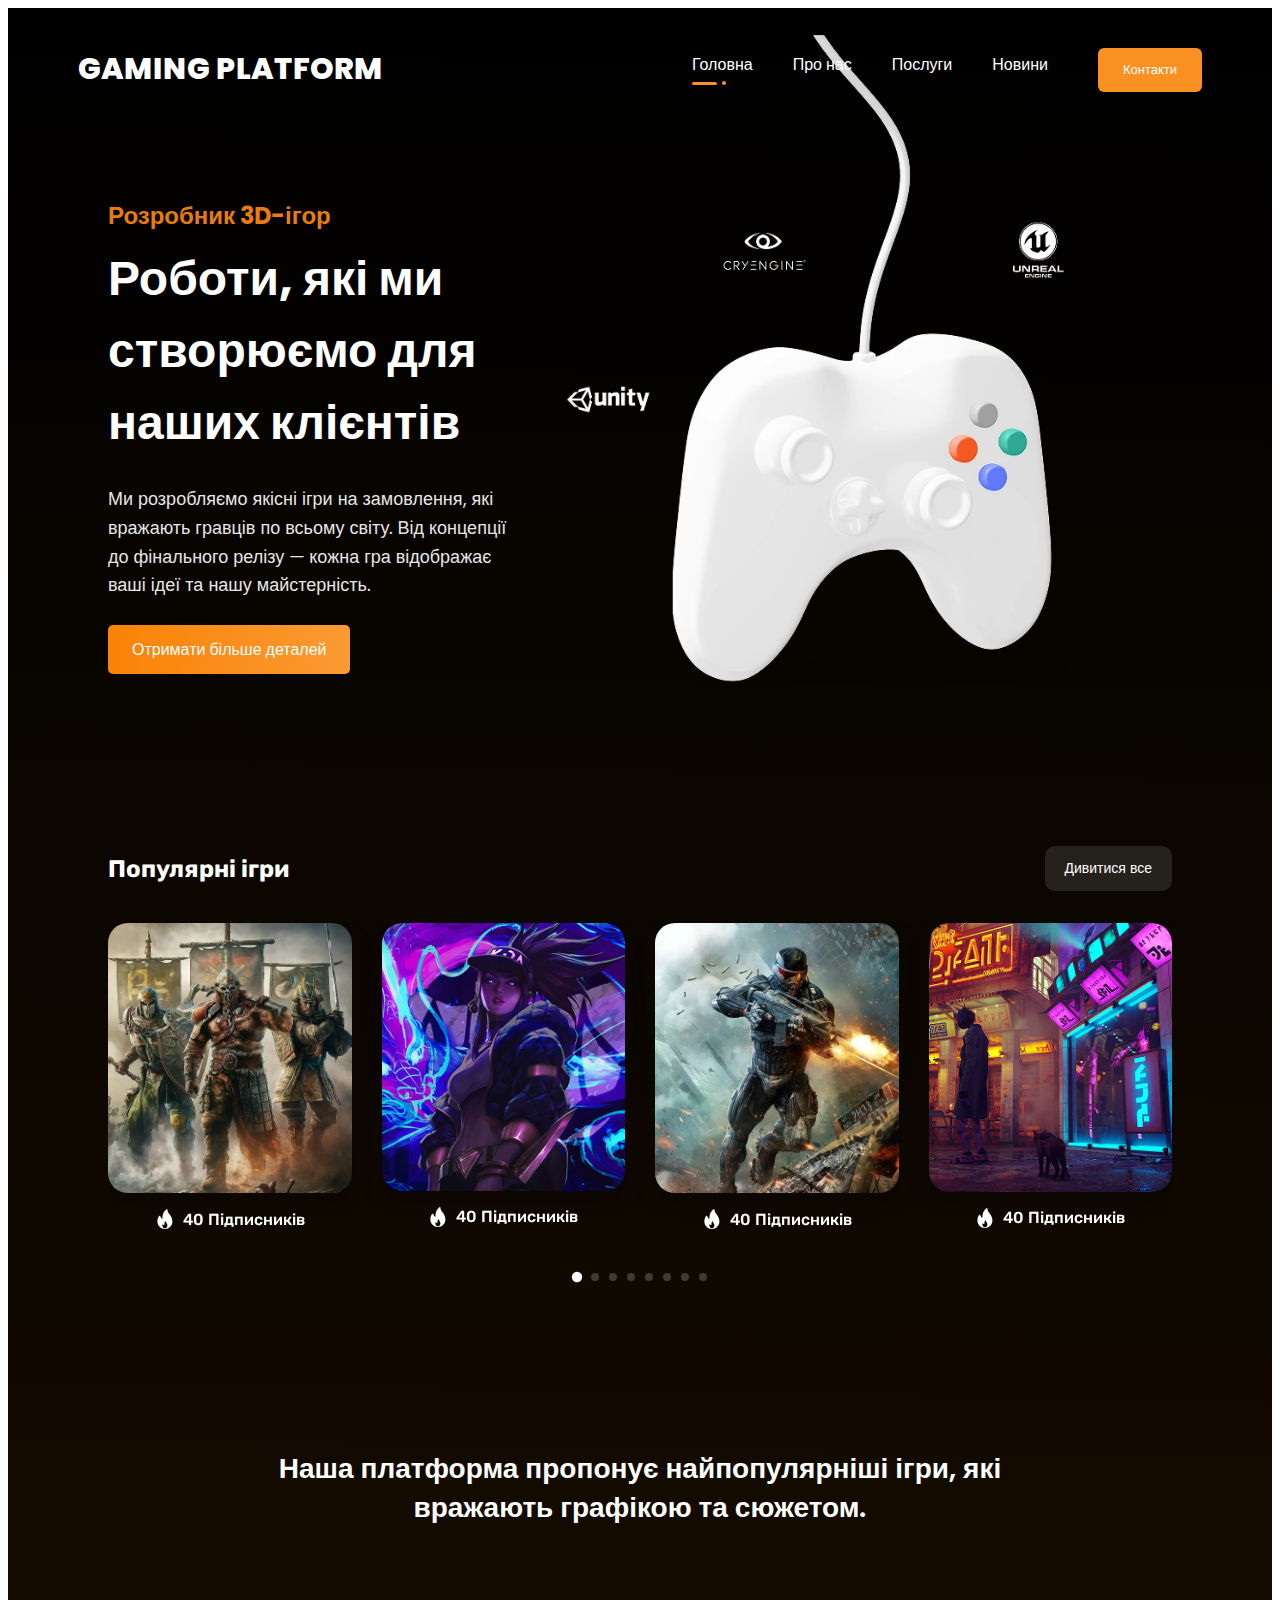
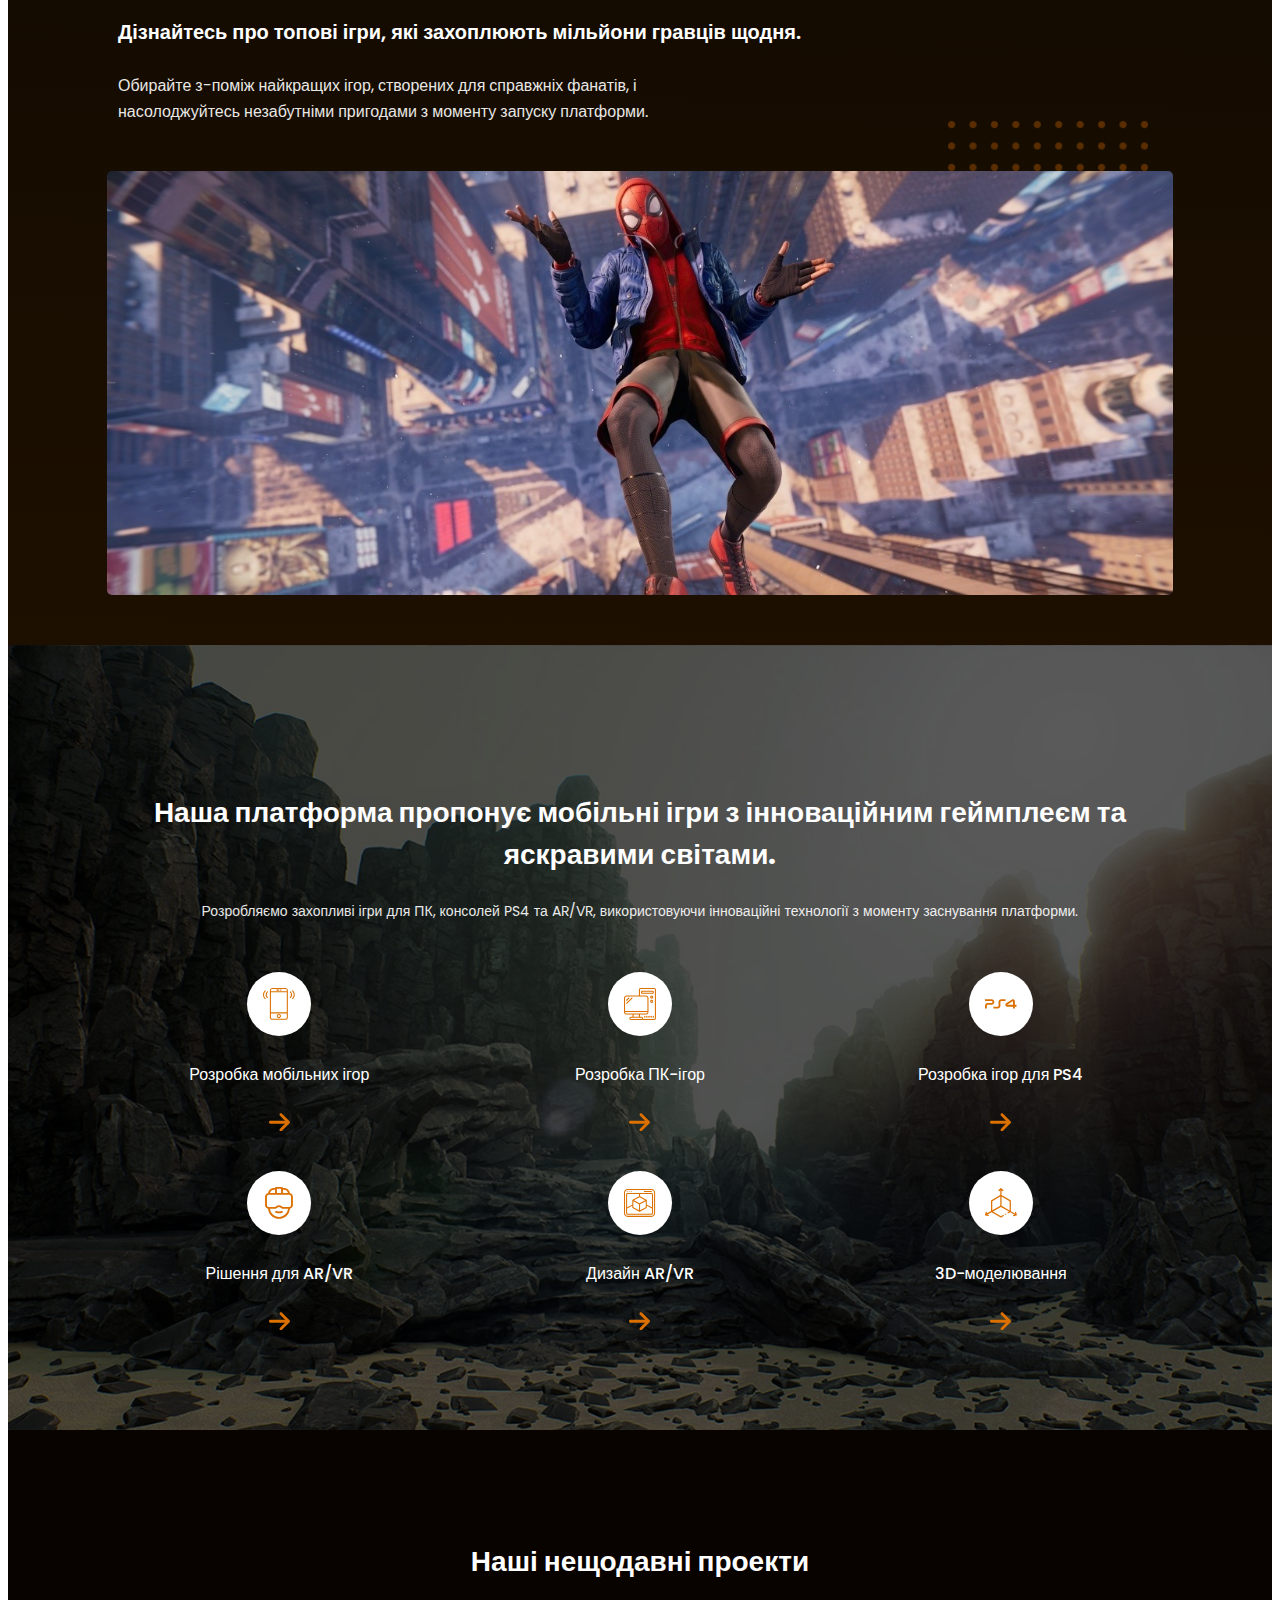
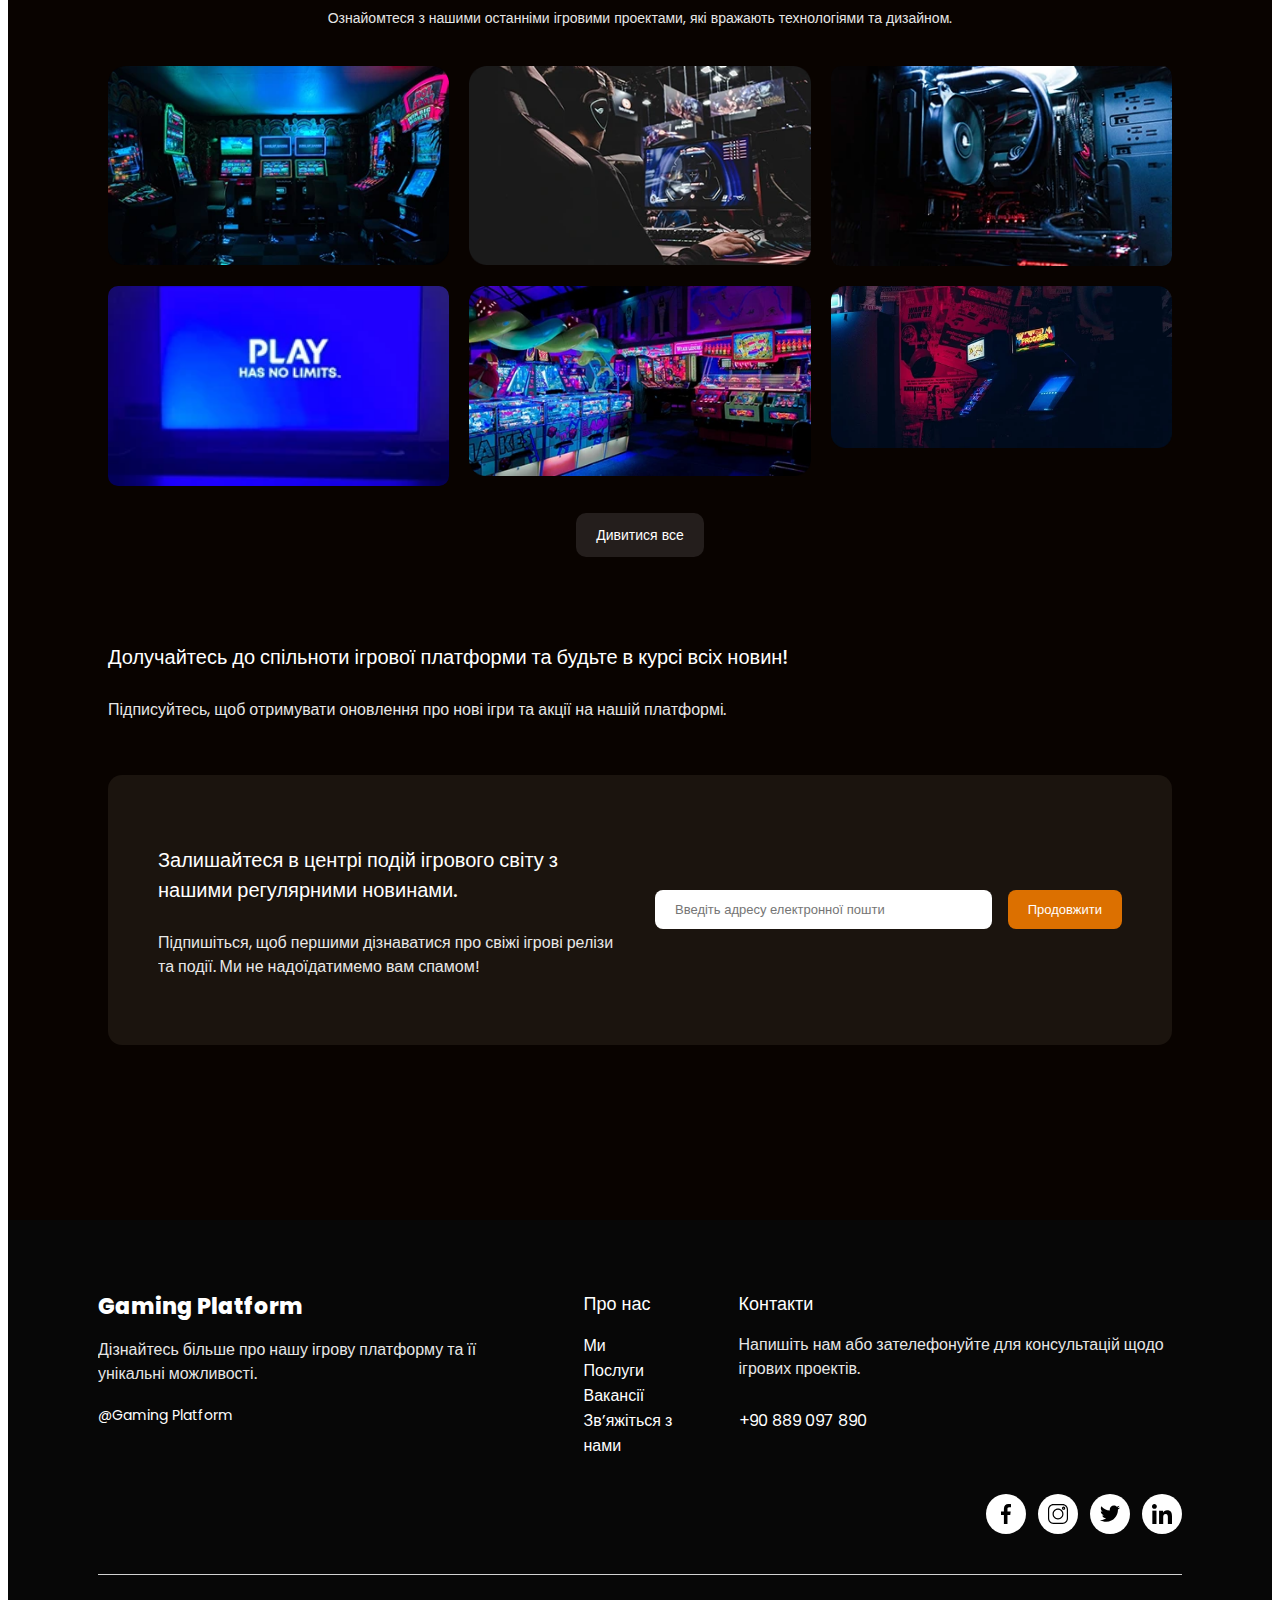
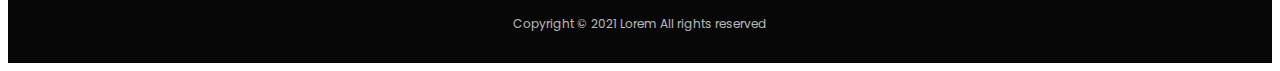
<file: index.html>
<!DOCTYPE html>
<html lang="uk">
<head>
    <meta charset="UTF-8">
    <meta http-equiv="X-UA-Compatible" content="IE=edge">
    <meta name="viewport" content="width=device-width, initial-scale=1.0">
    <meta name="description" content="Розробляємо якісні 3D-ігри на замовлення для мобільних пристроїв, ПК та консолей. Від концепції до релізу - ваші ідеї та наша майстерність.">
    <title>Gaming Platform</title>
    <link rel="icon" type="image/png" href="assets/images/favicon.png">
    <link rel="stylesheet" href="https://cdnjs.cloudflare.com/ajax/libs/font-awesome/6.0.0/css/all.min.css">
    <link rel="stylesheet" href="https://necolas.github.io/normalize.css/8.0.1/normalize.css">
    <link rel="stylesheet" href="assets/styles/styles.css">
    <link rel="stylesheet" href="https://cdn.jsdelivr.net/npm/swiper@11/swiper-bundle.min.css" />
    <link rel="preconnect" href="https://fonts.googleapis.com">
    <link rel="preconnect" href="https://fonts.gstatic.com" crossorigin>
    <link href="https://fonts.googleapis.com/css2?family=Poppins:wght@100;200;300;400;500;600;700;800;900&family=Rubik:wght@300;400;500;600;700;800;900&display=swap" rel="stylesheet">
</head>
<body>
    <div class="first-background">
        <header class="header font-poppins">
            <div class="content-wrap">
                <div class="logo">
                    <a href="index.html" class="title-color">Gaming Platform</a>
                </div>
                <div id="burgerMenu" class="burger-menu">
                    <i id="openIcon" class="fa-solid fa-bars" style="color: white;"></i>
                    <i id="closeIcon" class="fa-solid fa-xmark d-none" style="color: white;"></i>
                </div>
                <nav id="headerNav" class="header-nav">
                    <ul class="main-menu">
                        <li class="active"><a href="index.html">Головна</a></li>
                        <li><a href="about_us.html">Про нас</a></li>
                        <li><a href="services.html">Послуги</a></li>
                        <li><a href="news.html">Новини</a></li>
                    </ul>
                    <ul class="main-registration">
                        <li><a href="contact_us.html"><span class="contact-button">Контакти</span></a></li>
                    </ul>
                </nav>
            </div>
        </header>
        <div class="hero-section">
            <div class="headline">
                <span class="sub-title">Розробник 3D-ігор</span>
                <h1 class="sub1">Роботи, які ми створюємо для наших клієнтів</h1>
                <p class="hero-text">Ми розробляємо якісні ігри на замовлення, які вражають гравців по всьому світу. Від концепції до фінального релізу — кожна гра відображає ваші ідеї та нашу майстерність.</p>
                <a class="details-button" href="about_us.html">Отримати більше деталей</a>
            </div>
            <img src="assets/images/home/controller.webp" alt="Ігровий контролер" class="hero-image">
        </div>
    <main>
        <section class="trending-games">
            <div class="container">
                <div class="section-header">
                    <h2 class="section-title">Популярні ігри</h2>
                    <a href="#" class="see-all-btn">Дивитися все</a>
                </div>
                <div class="swiper mySwiper">
                    <div class="swiper-wrapper">
                        <div class="swiper-slide">
                            <article class="game-card" aria-label="Трендова гра 1">
                                <img src="assets/images/home/game1.webp" alt="Трендова гра 1" class="game-image">
                                <div class="game-followers">
                                    <svg class="fire-icon" preserveAspectRatio="xMidYMid meet" role="img" aria-hidden="true">
                                        <use href="sprite.svg#fire_icon"></use>
                                    </svg>
                                    <span class="followers-text">40 Підписників</span>
                                </div>
                            </article>
                        </div>
                        <div class="swiper-slide">
                            <article class="game-card" aria-label="Трендова гра 2">
                                <img src="assets/images/home/game2.webp" alt="Трендова гра 2" class="game-image">
                                <div class="game-followers">
                                    <svg class="fire-icon" preserveAspectRatio="xMidYMid meet" role="img" aria-hidden="true">
                                        <use href="sprite.svg#fire_icon"></use>
                                    </svg>
                                    <span class="followers-text">40 Підписників</span>
                                </div>
                            </article>
                        </div>
                        <div class="swiper-slide">
                            <article class="game-card" aria-label="Трендова гра 3">
                                <img src="assets/images/home/game3.webp" alt="Трендова гра 3" class="game-image">
                                <div class="game-followers">
                                    <svg class="fire-icon" preserveAspectRatio="xMidYMid meet" role="img" aria-hidden="true">
                                        <use href="sprite.svg#fire_icon"></use>
                                    </svg>
                                    <span class="followers-text">40 Підписників</span>
                                </div>
                            </article>
                        </div>
                        <div class="swiper-slide">
                            <article class="game-card" aria-label="Трендова гра 4">
                                <img src="assets/images/home/game4.webp" alt="Трендова гра 4" class="game-image">
                                <div class="game-followers">
                                    <svg class="fire-icon" preserveAspectRatio="xMidYMid meet" role="img" aria-hidden="true">
                                        <use href="sprite.svg#fire_icon"></use>
                                    </svg>
                                    <span class="followers-text">40 Підписників</span>
                                </div>
                            </article>
                        </div>
                        <div class="swiper-slide">
                            <article class="game-card" aria-label="Трендова гра 5">
                                <img src="assets/images/home/game5.webp" alt="Трендова гра 5" class="game-image">
                                <div class="game-followers">
                                    <svg class="fire-icon" preserveAspectRatio="xMidYMid meet" role="img" aria-hidden="true">
                                        <use href="sprite.svg#fire_icon"></use>
                                    </svg>
                                    <span class="followers-text">40 Підписників</span>
                                </div>
                            </article>
                        </div>
                        <div class="swiper-slide">
                            <article class="game-card" aria-label="Трендова гра 6">
                                <img src="assets/images/home/game6.webp" alt="Трендова гра 6" class="game-image">
                                <div class="game-followers">
                                    <svg class="fire-icon" preserveAspectRatio="xMidYMid meet" role="img" aria-hidden="true">
                                        <use href="sprite.svg#fire_icon"></use>
                                    </svg>
                                    <span class="followers-text">40 Підписників</span>
                                </div> 
                            </article>
                        </div>
                        <div class="swiper-slide">
                            <article class="game-card" aria-label="Трендова гра 7">
                                <img src="assets/images/home/game7.webp" alt="Трендова гра 7" class="game-image">
                                <div class="game-followers">
                                    <svg class="fire-icon" preserveAspectRatio="xMidYMid meet" role="img" aria-hidden="true">
                                        <use href="sprite.svg#fire_icon"></use>
                                    </svg>
                                    <span class="followers-text">40 Підписників</span>
                                </div>
                            </article>
                        </div>
                        <div class="swiper-slide">
                            <article class="game-card" aria-label="Трендова гра 8">
                                <img src="assets/images/home/game8.webp" alt="Трендова гра 8" class="game-image">
                                <div class="game-followers">
                                    <svg class="fire-icon" preserveAspectRatio="xMidYMid meet" role="img" aria-hidden="true">
                                        <use href="sprite.svg#fire_icon"></use>
                                    </svg>
                                    <span class="followers-text">40 Підписників</span>
                                </div>
                            </article>
                        </div>
                    </div>
                    <div class="swiper-pagination"></div>
                </div>
            </div>
        </section>
        <section class="content-section">
            <div class="container">
                <h2 class="content-title">Наша платформа пропонує найпопулярніші ігри, які вражають графікою та сюжетом.</h2>
                <div class="content-row">
                    <div class="content-text">
                        <h3 class="content-subtitle">Дізнайтесь про топові ігри, які захоплюють мільйони гравців щодня.</h3>
                        <p class="content-description">Обирайте з-поміж найкращих ігор, створених для справжніх фанатів, і насолоджуйтесь незабутніми пригодами з моменту запуску платформи.</p>
                    </div>
                    <div class="content-image-wrapper">
                        <img src="assets/images/icons/content_ellipse.webp" alt="Декорація еліпса" class="content-ellipse">
                        <img src="assets/images/home/content_image.jpg" alt="Зображення вмісту" class="content-image">
                    </div>
                </div>
            </div>
        </section>
        <section class="services-section">
            <div class="container">
                <div class="services-content">
                    <h2 class="services-title">Наша платформа пропонує мобільні ігри з інноваційним геймплеєм та яскравими світами.</h2>
                    <p class="services-description">Розробляємо захопливі ігри для ПК, консолей PS4 та AR/VR, використовуючи інноваційні технології з моменту заснування платформи.</p>
                </div>
                <div class="services-grid">
                    <div class="service-item">
                        <div class="service-icon">
                            <svg class="icon" preserveAspectRatio="xMidYMid meet" role="img" aria-hidden="true">
                                <use href="sprite.svg#game_icon1"></use>
                            </svg>
                        </div>
                        <h3 class="service-title">Розробка мобільних ігор</h3>
                        <svg class="arrow-icon1" preserveAspectRatio="xMidYMid meet" role="img" aria-hidden="true">
                            <use href="sprite.svg#arrow_right"></use>
                        </svg>
                    </div>
                    <div class="service-item">
                        <div class="service-icon">
                            <svg class="icon" preserveAspectRatio="xMidYMid meet" role="img" aria-hidden="true">
                                <use href="sprite.svg#game_icon2"></use>
                            </svg>
                        </div>
                        <h3 class="service-title">Розробка ПК-ігор</h3>
                        <svg class="arrow-icon1" preserveAspectRatio="xMidYMid meet" role="img" aria-hidden="true">
                            <use xlink:href="sprite.svg#arrow_right"></use>
                        </svg>
                    </div>
                    <div class="service-item">
                        <div class="service-icon">
                            <svg class="icon" preserveAspectRatio="xMidYMid meet" role="img" aria-hidden="true">
                                <use href="sprite.svg#game_icon3"></use>
                            </svg>
                        </div>
                        <h3 class="service-title">Розробка ігор для PS4</h3>
                        <svg class="arrow-icon1" preserveAspectRatio="xMidYMid meet" role="img" aria-hidden="true">
                            <use href="sprite.svg#arrow_right"></use>
                        </svg>
                    </div>
                    <div class="service-item">
                        <div class="service-icon">
                            <svg class="icon" preserveAspectRatio="xMidYMid meet" role="img" aria-hidden="true">
                                <use href="sprite.svg#game_icon4"></use>
                            </svg>
                        </div>
                        <h3 class="service-title">Рішення для AR/VR</h3>
                        <svg class="arrow-icon1" preserveAspectRatio="xMidYMid meet" role="img" aria-hidden="true">
                            <use href="sprite.svg#arrow_right"></use>
                        </svg>
                    </div>
                    <div class="service-item">
                        <div class="service-icon">
                            <svg class="icon" preserveAspectRatio="xMidYMid meet" role="img" aria-hidden="true">
                                <use href="sprite.svg#game_icon5"></use>
                            </svg>
                        </div>
                        <h3 class="service-title">Дизайн AR/VR</h3>
                        <svg class="arrow-icon1" preserveAspectRatio="xMidYMid meet" role="img" aria-hidden="true">
                            <use href="sprite.svg#arrow_right"></use>
                        </svg>
                    </div>
                    <div class="service-item">
                        <div class="service-icon">
                            <svg class="icon" preserveAspectRatio="xMidYMid meet" role="img" aria-hidden="true">
                                <use href="sprite.svg#game_icon6"></use>
                            </svg>
                        </div>
                        <h3 class="service-title">3D-моделювання</h3>
                        <svg class="arrow-icon1" preserveAspectRatio="xMidYMid meet" role="img" aria-hidden="true">
                            <use href="sprite.svg#arrow_right"></use>
                        </svg>
                    </div>
                </div>
            </div>
        </section>
        <section class="projects-section">
        <div class="container">
            <div class="projects-header">
                <h2 class="projects-title">Наші нещодавні проекти</h2>
                <p class="projects-description">Ознайомтеся з нашими останніми ігровими проектами, які вражають технологіями та дизайном.</p>
            </div>
            <div class="projects-grid">
                <img src="assets/images/home/gaming_platform1.webp" alt="Ігрова платформа 1">
                <img src="assets/images/home/gaming_platform2.webp" alt="Ігрова платформа 2">
                <img src="assets/images/home/gaming_platform3.webp" alt="Ігрова платформа 3">
                <img src="assets/images/home/gaming_platform4.webp" alt="Ігрова платформа 4">
                <img src="assets/images/home/gaming_platform5.webp" alt="Ігрова платформа 5">
                <img src="assets/images/home/gaming_platform6.webp" alt="Ігрова платформа 6">
            </div>
            <div class="btm-block">
                <a href="#" class="see-all-btn">Дивитися все</a>
            </div>
            <div class="newsletter-section">
                <div class="newsletter-info">
                    <h3 class="newsletter-title">Долучайтесь до спільноти ігрової платформи та будьте в курсі всіх новин!</h3>
                    <p class="newsletter-description">Підписуйтесь, щоб отримувати оновлення про нові ігри та акції на нашій платформі.</p>
                </div>
                <div class="newsletter-content">
                    <div class="newsletter-text">
                        <h3 class="newsletter-title">Залишайтеся в центрі подій ігрового світу з нашими регулярними новинами.</h3>
                        <p class="newsletter-description">Підпишіться, щоб першими дізнаватися про свіжі ігрові релізи та події. Ми не надоїдатимемо вам спамом!</p>
                    </div>
                    <form class="newsletter-form">
                        <input type="email" class="email-input" placeholder="Введіть адресу електронної пошти" required>
                        <button type="submit" class="submit-btn">Продовжити</button>
                    </form>
                </div>
            </div>
        </div>
        </section>
    </main>
    </div>
    <footer class="footer">
        <div class="container">
            <div class="footer-content">
                <div class="footer-main">
                    <div class="footer-brand">
                        <h3 class="footer-logo">Gaming Platform</h3>
                        <p class="footer-brand-text">Дізнайтесь більше про нашу ігрову платформу та її унікальні можливості.</p>
                        <a href="#" class="footer-handle">@Gaming Platform</a>
                    </div>
                    <div class="footer-links">
                        <div class="footer-section">
                            <h4 class="footer-section-title">Про нас</h4>
                            <ul class="footer-list">
                                <li><a href="about_us.html" class="footer-link">Ми</a></li>
                                <li><a href="services.html" class="footer-link">Послуги</a></li>
                                <li><a href="404.html" class="footer-link">Вакансії</a></li>
                                <li><span class="footer-link" onclick="openModal()">Зв’яжіться з нами</span></li>
                            </ul>
                        </div>
                    </div>
                    <div class="footer-links">
                        <div class="footer-section">
                            <h4 class="footer-section-title">Контакти</h4>
                            <p class="footer-brand-text">Напишіть нам або зателефонуйте для консультацій щодо ігрових проектів.</p>
                            <a href="tel:+908890978900" class="footer-link">+90 889 097 890</a>
                        </div>
                    </div>
                </div>
                <div class="social-links">
                    <a href="#" class="social-link" aria-label="Facebook">
                        <svg class="icon" preserveAspectRatio="xMidYMid meet" role="img" aria-hidden="true">
                            <use href="sprite.svg#facebook"></use>
                        </svg>
                    </a>
                    <a href="#" class="social-link" aria-label="Instagram">
                        <svg class="icon" preserveAspectRatio="xMidYMid meet" role="img" aria-hidden="true">
                            <use href="sprite.svg#instagram"></use>
                        </svg>
                    </a>
                    <a href="#" class="social-link" aria-label="Twitter">
                        <svg class="icon" preserveAspectRatio="xMidYMid meet" role="img" aria-hidden="true">
                            <use href="sprite.svg#twitter"></use>
                        </svg>
                    </a>
                    <a href="#" class="social-link" aria-label="LinkedIn">
                        <svg class="icon" preserveAspectRatio="xMidYMid meet" role="img" aria-hidden="true">
                            <use href="sprite.svg#linkedin"></use>
                        </svg>
                    </a>
                </div>
                <div class="footer-divider"></div>
                <div class="copyright">
                    <p>Copyright © 2021 Lorem All rights reserved</p>
                </div>
            </div>
        </div>
    </footer>
    <div id="modal" class="modal">
        <div class="modal-content">
            <span class="close-button" onclick="closeModal()">&times;</span>
            <h2>Зв’яжіться з нами</h2>
            <form id="modalForm">
                <label for="modal-name">Ім'я:</label> 
                <input type="text" id="modal-name" name="name" required> 
                <label for="modal-email">Електронна пошта:</label> 
                <input type="email" id="modal-email" name="email" required> 
                <label for="modal-message">Повідомлення:</label> 
                <textarea id="modal-message" name="message" required></textarea> 
                <button type="submit">Надіслати</button>
            </form>
        </div>
    </div>
    <script src="https://cdn.jsdelivr.net/npm/swiper@11/swiper-bundle.min.js"></script>
    <script src="assets/scripts/scripts.js"></script>
</body>
</html>
</file>
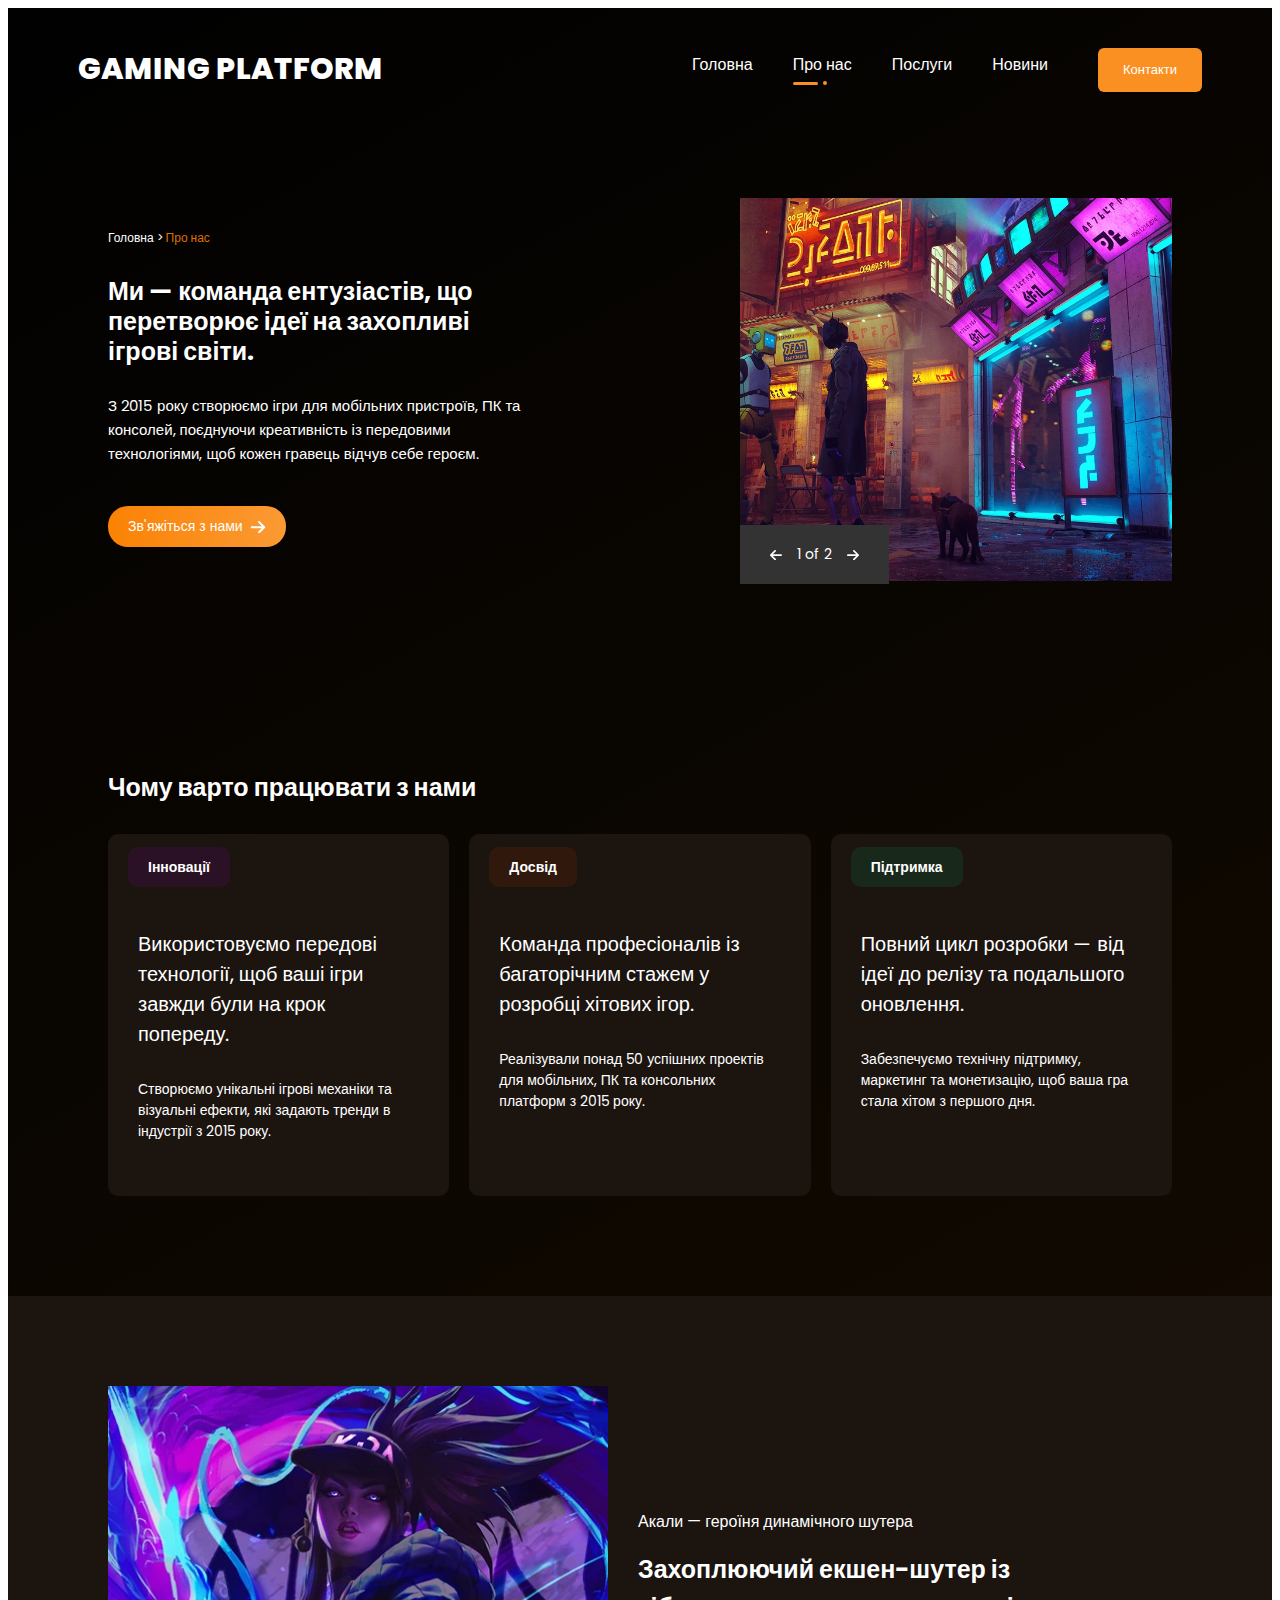
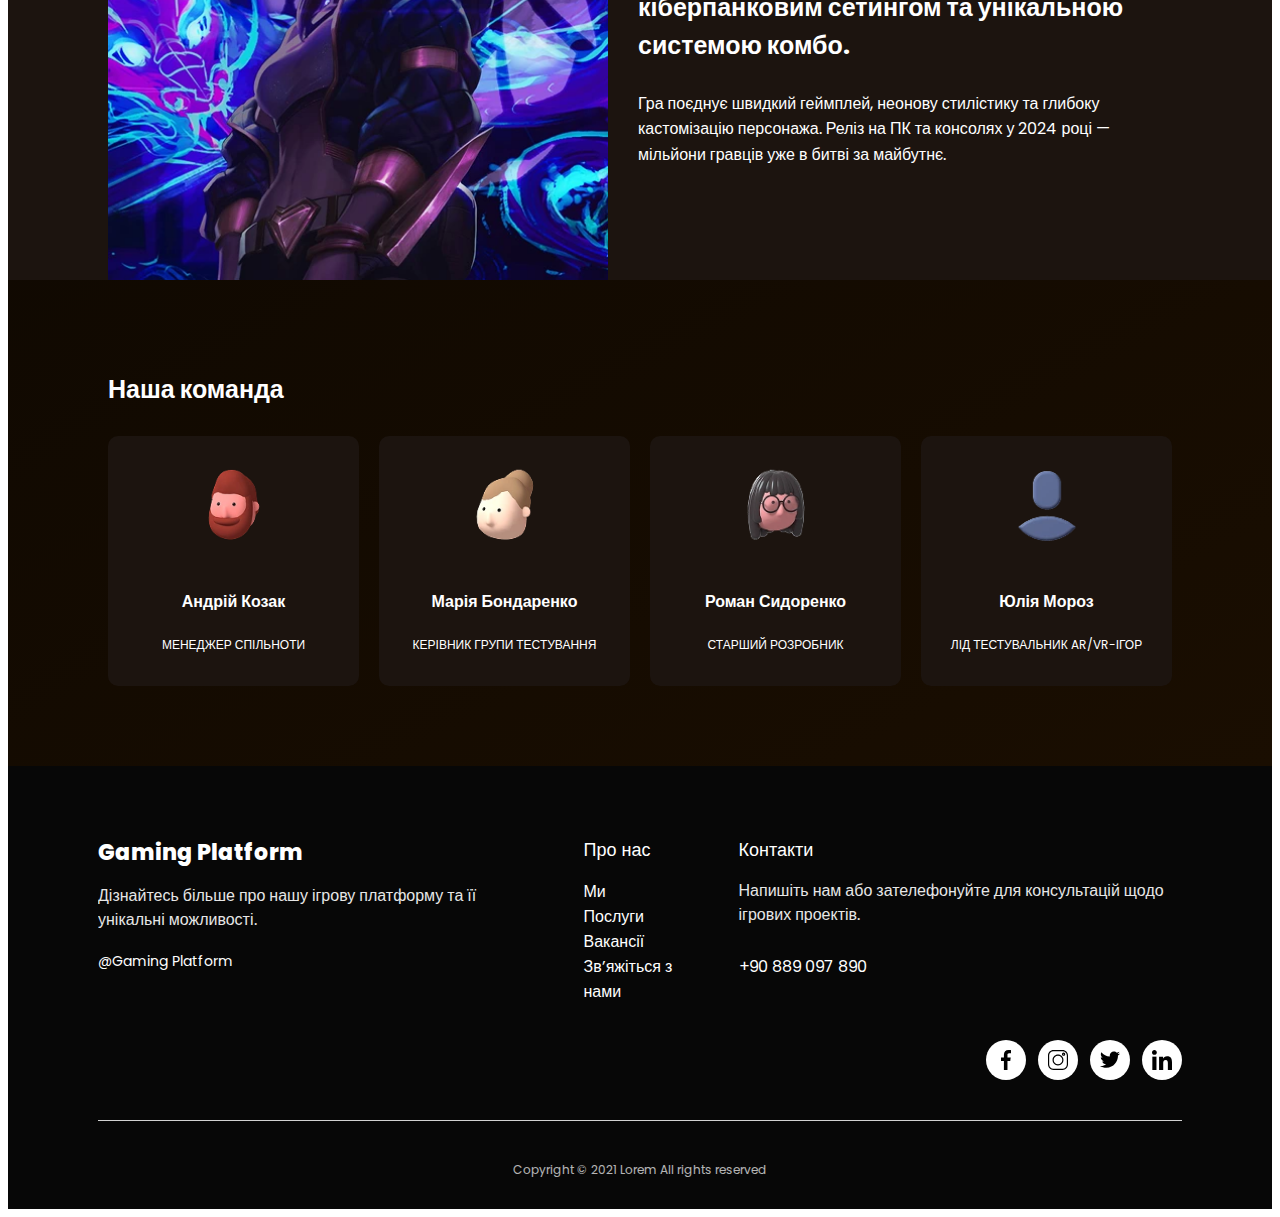
<file: about_us.html>
<!DOCTYPE html>
<html lang="uk">
<head>
    <meta charset="UTF-8">
    <meta http-equiv="X-UA-Compatible" content="IE=edge">
    <meta name="viewport" content="width=device-width, initial-scale=1.0">
    <meta name="description" content="Розробляємо якісні 3D-ігри на замовлення для мобільних пристроїв, ПК та консолей. Від концепції до релізу - ваші ідеї та наша майстерність.">
    <title>Про нас - Gaming Platform</title>
    <link rel="icon" type="image/png" href="assets/images/favicon.png">
    <link rel="stylesheet" href="https://cdnjs.cloudflare.com/ajax/libs/font-awesome/6.0.0/css/all.min.css">
    <link rel="stylesheet" href="https://necolas.github.io/normalize.css/8.0.1/normalize.css">
    <link rel="stylesheet" href="assets/styles/styles.css">
    <link rel="preconnect" href="https://fonts.googleapis.com">
    <link rel="preconnect" href="https://fonts.gstatic.com" crossorigin>
    <link href="https://fonts.googleapis.com/css2?family=Poppins:wght@100;200;300;400;500;600;700;800;900&family=Rubik:wght@300;400;500;600;700;800;900&display=swap" rel="stylesheet">
</head>
<body>
    <div class="about-first-background">
        <header class="header font-poppins">
            <div class="content-wrap">
                <div class="logo">
                    <a href="index.html" class="title-color">Gaming Platform</a>
                </div>
                <div id="burgerMenu" class="burger-menu">
                    <i id="openIcon" class="fa-solid fa-bars" style="color: white;"></i>
                    <i id="closeIcon" class="fa-solid fa-xmark d-none" style="color: white;"></i>
                </div>
                <nav id="headerNav" class="header-nav">
                    <ul class="main-menu">
                        <li><a href="index.html">Головна</a></li>
                        <li class="active"><a href="about_us.html">Про нас</a></li>
                        <li><a href="services.html">Послуги</a></li>
                        <li><a href="news.html">Новини</a></li>
                    </ul>
                    <ul class="main-registration">
                        <li><a href="contact_us.html"><span class="contact-button">Контакти</span></a></li>
                    </ul>
                </nav>
            </div>
        </header>
        <div class="about-hero-section">
            <div class="about-headline">
                <div class="about-breadcrumb">
                    <span>Головна ></span>
                    <span class="about">Про нас</span>
                </div>
                <h1 class="about-main-title">Ми — команда ентузіастів, що перетворює ідеї на захопливі ігрові світи.</h1>
                <p class="about-hero-text">З 2015 року створюємо ігри для мобільних пристроїв, ПК та консолей, поєднуючи креативність із передовими технологіями, щоб кожен гравець відчув себе героєм.</p>
                <a href="#" class="about-details-button" onclick="openModal()">Зв'яжіться з нами
                     <svg class="arrow-icon2" preserveAspectRatio="xMidYMid meet">
                        <use href="sprite.svg#arrow_right"></use>
                    </svg>
                </a>
            </div>
            <div class="about-hero-image-container">
                <img src="assets/images/about_us/gaming_scene.webp" alt="Ігрова сцена" class="about-hero-image">
                <div class="about-image-overlay">
                    <div class="about-image-arrow">
                        <svg class="arrow-icon3" role="img" aria-label="Попередній" preserveAspectRatio="xMidYMid meet">
                            <use href="sprite.svg#arrow_left"></use>
                        </svg>
                        <p>1 of 2</p>
                        <svg class="arrow-icon3" role="img" aria-label="Далі" preserveAspectRatio="xMidYMid meet">
                            <use href="sprite.svg#arrow_right"></use>
                        </svg>
                    </div>
                </div>
            </div>
        </div>
    <main>
        <section class="about-why-work">
            <div class="container">
                <h2 class="about-section-title">Чому варто працювати з нами</h2>
                <div class="about-why-grid">
                    <div class="about-why-card">
                            <span class="about-why-card-subtitle about-why-subtitle">Інновації</span>
                        <div class="about-why-text">
                            <p class="about-why-p1">Використовуємо передові технології, щоб ваші ігри завжди були на крок попереду.</p>
                            <p class="about-why-p2">Створюємо унікальні ігрові механіки та візуальні ефекти, які задають тренди в індустрії з 2015 року.</p>
                        </div>
                    </div>
                    <div class="about-why-card">
                            <span class="about-why-card-subtitle-o about-why-subtitle">Досвід</span>
                        <div class="about-why-text">
                            <p class="about-why-p1">Команда професіоналів із багаторічним стажем у розробці хітових ігор.</p>
                            <p class="about-why-p2">Реалізували понад 50 успішних проектів для мобільних, ПК та консольних платформ з 2015 року.</p>
                        </div>
                    </div>
                    <div class="about-why-card">
                            <span class="about-why-card-subtitle-g about-why-subtitle">Підтримка</span>
                        <div class="about-why-text">
                            <p class="about-why-p1">Повний цикл розробки — від ідеї до релізу та подальшого оновлення.</p>
                            <p class="about-why-p2">Забезпечуємо технічну підтримку, маркетинг та монетизацію, щоб ваша гра стала хітом з першого дня.</p>
                        </div>
                    </div>
                </div>
            </div>
        </section>
        <section class="about-story-section">
            <div class="container">
                <div class="about-story-content">
                    <img src="assets/images/about_us/gaming_character.webp" alt="Ігровий персонаж" class="about-story-image">
                    <div class="about-story-text">
                        <p class="about-story-p">Акали — героїня динамічного шутера</p>
                        <h2 class="about-story-title">Захоплюючий екшен-шутер із кіберпанковим сетингом та унікальною системою комбо.</h2>
                        <p class="about-story-description">Гра поєднує швидкий геймплей, неонову стилістику та глибоку кастомізацію персонажа. Реліз на ПК та консолях у 2024 році — мільйони гравців уже в битві за майбутнє.</p>
                    </div>
                </div>
            </div>
        </section>
        <section class="about-team-section">
            <div class="container">
                <h2 class="about-section-title">Наша команда</h2>
                <div class="about-team-grid" id="team-grid-container"></div>
            </div>
        </section>
    </main>
    </div>
    <footer class="footer">
        <div class="container">
            <div class="footer-content">
                <div class="footer-main">
                    <div class="footer-brand">
                        <h3 class="footer-logo">Gaming Platform</h3>
                        <p class="footer-brand-text">Дізнайтесь більше про нашу ігрову платформу та її унікальні можливості.</p>
                        <a href="#" class="footer-handle">@Gaming Platform</a>
                    </div>
                    <div class="footer-links">
                        <div class="footer-section">
                            <h4 class="footer-section-title">Про нас</h4>
                            <ul class="footer-list">
                                <li><a href="about_us.html" class="footer-link">Ми</a></li>
                                <li><a href="services.html" class="footer-link">Послуги</a></li>
                                <li><a href="404.html" class="footer-link">Вакансії</a></li>
                                <li><span class="footer-link" onclick="openModal()">Зв’яжіться з нами</span></li>
                            </ul>
                        </div>
                    </div>
                    <div class="footer-links">
                        <div class="footer-section">
                            <h4 class="footer-section-title">Контакти</h4>
                            <p class="footer-brand-text">Напишіть нам або зателефонуйте для консультацій щодо ігрових проектів.</p>
                            <a href="tel:+908890978900" class="footer-link">+90 889 097 890</a>
                        </div>
                    </div>
                </div>
                <div class="social-links">
                    <a href="#" class="social-link" aria-label="Facebook">
                        <svg class="icon" preserveAspectRatio="xMidYMid meet" role="img" aria-hidden="true">
                            <use href="sprite.svg#facebook"></use>
                        </svg>
                    </a>
                    <a href="#" class="social-link" aria-label="Instagram">
                        <svg class="icon" preserveAspectRatio="xMidYMid meet" role="img" aria-hidden="true">
                            <use href="sprite.svg#instagram"></use>
                        </svg>
                    </a>
                    <a href="#" class="social-link" aria-label="Twitter">
                        <svg class="icon" preserveAspectRatio="xMidYMid meet" role="img" aria-hidden="true">
                            <use href="sprite.svg#twitter"></use>
                        </svg>
                    </a>
                    <a href="#" class="social-link" aria-label="LinkedIn">
                        <svg class="icon" preserveAspectRatio="xMidYMid meet" role="img" aria-hidden="true">
                            <use href="sprite.svg#linkedin"></use>
                        </svg>
                    </a>
                </div>
                <div class="footer-divider"></div>
                <div class="copyright">
                    <p>Copyright © 2021 Lorem All rights reserved</p>
                </div>
            </div>
        </div>
    </footer>
    <div id="modal" class="modal">
        <div class="modal-content">
            <span class="close-button" onclick="closeModal()">&times;</span>
            <h2>Зв’яжіться з нами</h2>
            <form id="modalForm">
                <label for="modal-name">Ім'я:</label> 
                <input type="text" id="modal-name" name="name" required> 
                <label for="modal-email">Електронна пошта:</label> 
                <input type="email" id="modal-email" name="email" required> 
                <label for="modal-message">Повідомлення:</label> 
                <textarea id="modal-message" name="message" required></textarea> 
                <button type="submit">Надіслати</button>
            </form>
        </div>
    </div>
    <script src="assets/scripts/scripts.js"></script>
</body>
</html>
</file>
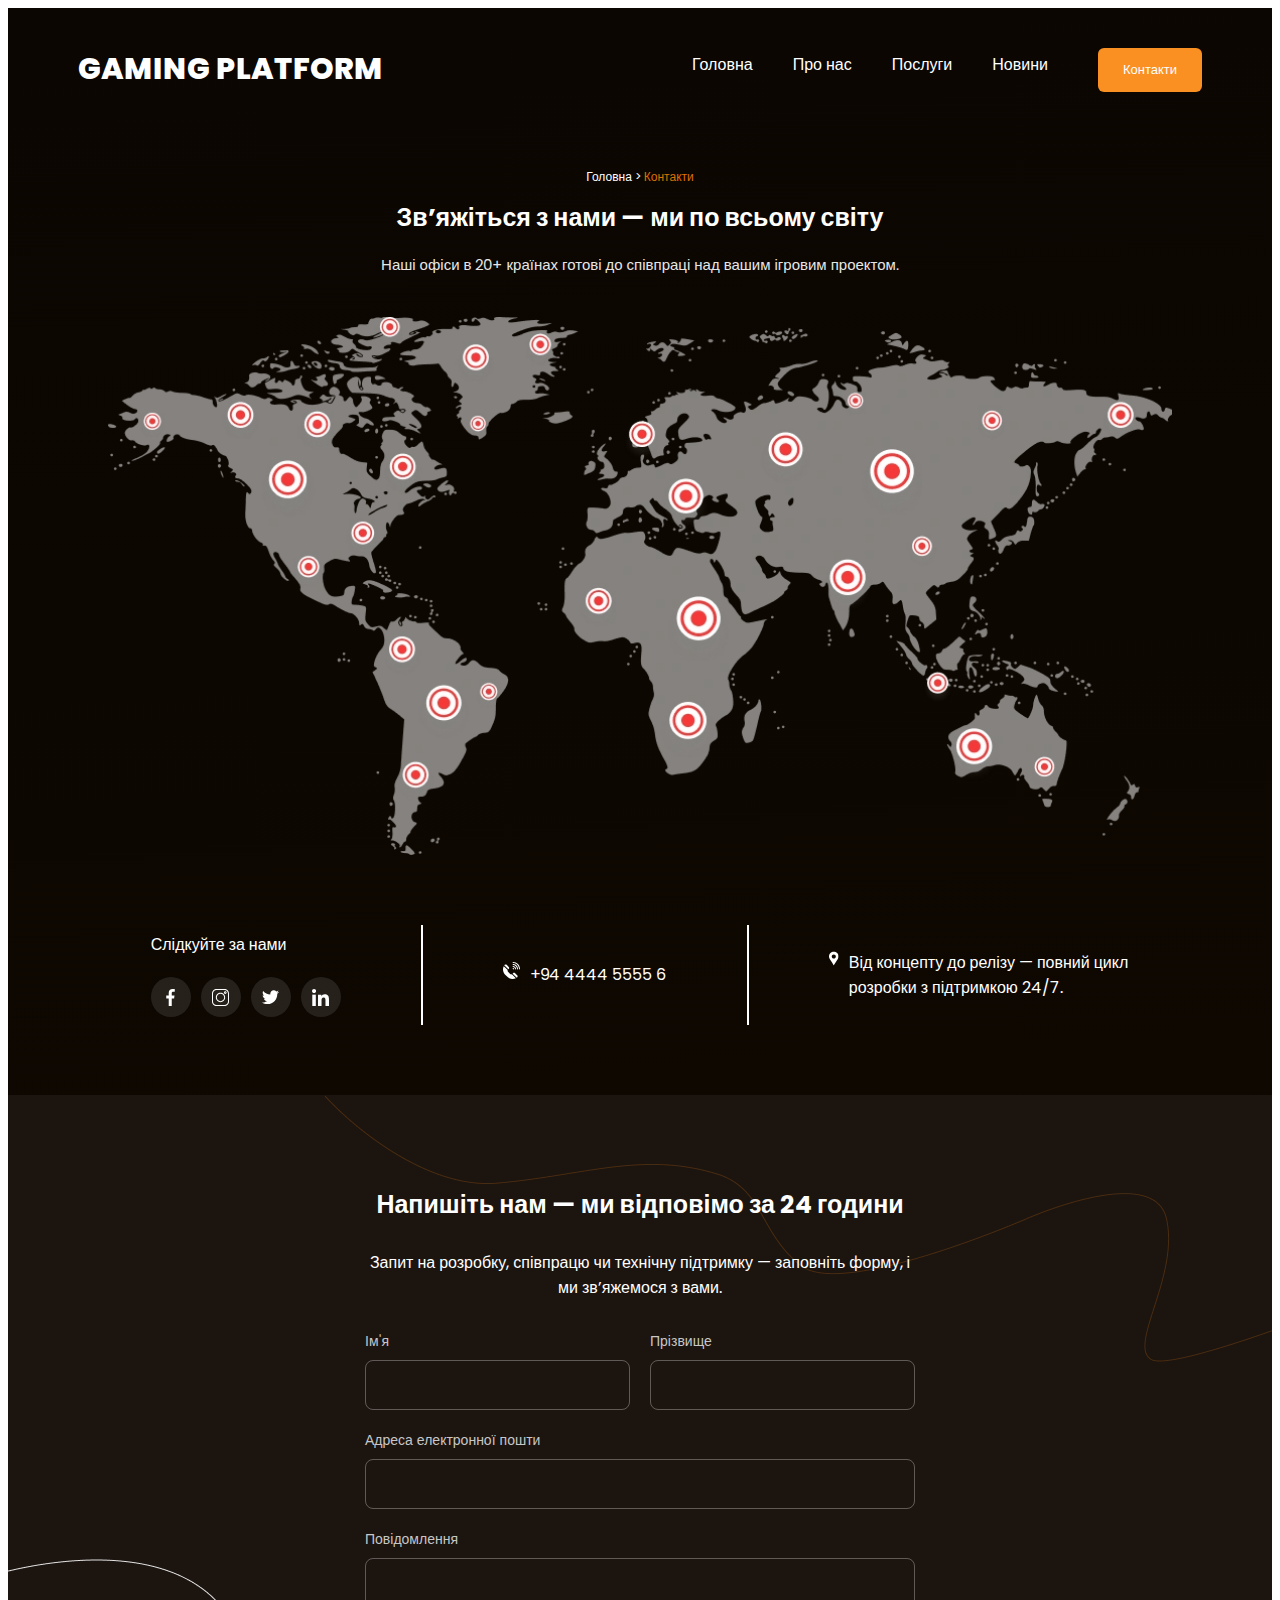
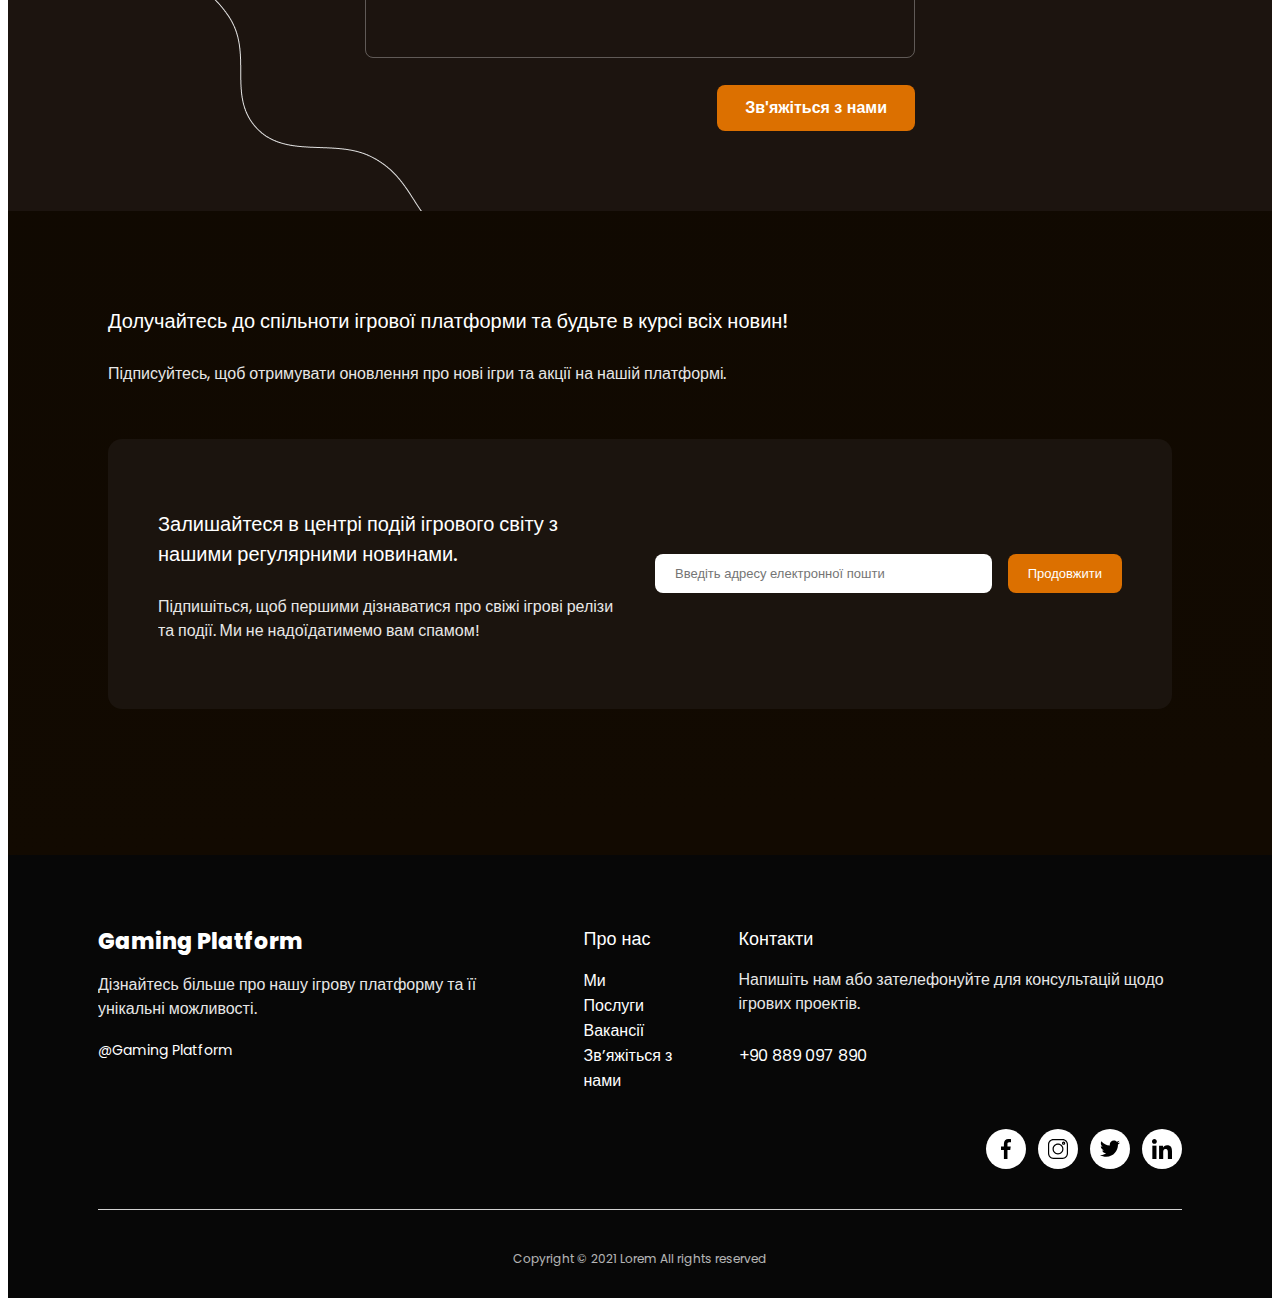
<file: contact_us.html>
<!DOCTYPE html>
<html lang="uk">
<head>
    <meta charset="UTF-8">
    <meta http-equiv="X-UA-Compatible" content="IE=edge">
    <meta name="viewport" content="width=device-width, initial-scale=1.0">
    <meta name="description" content="Розробляємо якісні 3D-ігри на замовлення для мобільних пристроїв, ПК та консолей. Від концепції до релізу - ваші ідеї та наша майстерність.">
    <title>Контакти - Gaming Platform</title>
    <link rel="icon" type="image/png" href="assets/images/favicon.png">
    <link rel="stylesheet" href="https://cdnjs.cloudflare.com/ajax/libs/font-awesome/6.0.0/css/all.min.css">
    <link rel="stylesheet" href="https://necolas.github.io/normalize.css/8.0.1/normalize.css">
    <link rel="stylesheet" href="assets/styles/styles.css">
    <link rel="preconnect" href="https://fonts.googleapis.com">
    <link rel="preconnect" href="https://fonts.gstatic.com" crossorigin>
    <link href="https://fonts.googleapis.com/css2?family=Poppins:wght@100;200;300;400;500;600;700;800;900&family=Rubik:wght@300;400;500;600;700;800;900&display=swap" rel="stylesheet">
</head>
<body>
    <div class="contact-first-background">
        <header class="header font-poppins">
            <div class="content-wrap">
                <div class="logo">
                    <a href="index.html" class="title-color">Gaming Platform</a>
                </div>
                <div id="burgerMenu" class="burger-menu">
                    <i id="openIcon" class="fa-solid fa-bars" style="color: white;"></i>
                    <i id="closeIcon" class="fa-solid fa-xmark d-none" style="color: white;"></i>
                </div>
                <nav id="headerNav" class="header-nav">
                    <ul class="main-menu">
                        <li><a href="index.html">Головна</a></li>
                        <li><a href="about_us.html">Про нас</a></li>
                        <li><a href="services.html">Послуги</a></li>
                        <li><a href="news.html">Новини</a></li>
                    </ul>
                    <ul class="main-registration">
                        <li><a href="contact_us.html"><span class="contact-button">Контакти</span></a></li>
                    </ul>
                </nav>
            </div>
        </header>
        <div class="contact_us-hero-section">
            <div class="portfolio-headline">
                <div class="portfolio-breadcrumb">
                    <span>Головна ></span>
                    <span class="portfolio">Контакти</span>
                </div>
                <h1 class="portfolio-main-title">Зв’яжіться з нами — ми по всьому світу</h1>
                <p class="portfolio-subtitle">Наші офіси в 20+ країнах готові до співпраці над вашим ігровим проектом.</p>
            </div>
            <div class="world-map">
                <img src="assets/images/contact_us/global_map.webp" alt="Global map" class="map-image">
            </div>
            <div class="follow-info">
                <div class="follow-us">
                    <span>Слідкуйте за нами</span>
                    <div class="social-links-icon">
                        <a href="#" class="social-icons" aria-label="Facebook">
                                <svg class="social-icon" preserveAspectRatio="xMidYMid meet" role="img" aria-hidden="true">
                                    <use href="sprite.svg#facebook"></use>
                                </svg>
                            </a>
                            <a href="#" class="social-icons" aria-label="Instagram">
                            <svg class="social-icon" preserveAspectRatio="xMidYMid meet" role="img" aria-hidden="true">
                                <use href="sprite.svg#instagram"></use>
                            </svg>
                        </a>
                        <a href="#" class="social-icons" aria-label="Twitter">
                            <svg class="social-icon" preserveAspectRatio="xMidYMid meet" role="img" aria-hidden="true">
                                <use href="sprite.svg#twitter"></use>
                            </svg>
                        </a>
                        <a href="#" class="social-icons" aria-label="LinkedIn">
                            <svg class="social-icon" preserveAspectRatio="xMidYMid meet" role="img" aria-hidden="true">
                                <use href="sprite.svg#linkedin"></use>
                            </svg>
                        </a>
                    </div>
                </div>
                <div class="stat-line"></div>
                <div class="contact">
                    <svg class="label-icons" preserveAspectRatio="xMidYMid meet">
                        <use href="sprite.svg#icon_number"></use>
                    </svg>
                    <span> +94 4444 5555 6</span>
                </div>
                <div class="stat-line"></div>
                <div class="location">
                    <svg class="label-icons" preserveAspectRatio="xMidYMid meet">
                        <use href="sprite.svg#icon_countries"></use>
                    </svg>
                    <span>Від концепту до релізу — повний цикл розробки з підтримкою 24/7.</span>
                </div>
            </div>
        </div>
    <main>
        <section class="contacts">
            <div class="contact-img">
                <img src="assets/images/contact_us/vector_line1.webp" alt="Decorative line" class="img-inside">
                <img src="assets/images/contact_us/vector_line2.webp" alt="Decorative line" class="img-inside2">
            </div>

            <div class="contact-form">
                <h2>Напишіть нам — ми відповімо за 24 години</h2>
                <p>Запит на розробку, співпрацю чи технічну підтримку — заповніть форму, і ми зв’яжемося з вами.</p>
                
                <form>
                    <div class="form-row">
                        <div class="form-group">
                            <label for="first-name">Ім'я</label>
                            <input type="text" id="first-name" class="form-input">
                        </div>
                        <div class="form-group">
                            <label for="last-name">Прізвище</label>
                            <input type="text" id="last-name" class="form-input">
                        </div>
                    </div> <div class="form-group">
                        <label for="email">Адреса електронної пошти</label>
                        <input type="email" id="email" class="form-input">
                    </div>

                    <div class="form-group">
                        <label for="message">Повідомлення</label>
                        <textarea id="message" class="form-input"></textarea>
                    </div>
                    
                    <div class="button-wrapper">
                        <button type="submit">Зв'яжіться з нами</button>
                    </div>
                </form>
            </div>
        </section>
        <section class="newsletter-limits">
            <div class="newsletter-section">
                <div class="newsletter-info">
                    <h3 class="newsletter-title">Долучайтесь до спільноти ігрової платформи та будьте в курсі всіх новин!</h3>
                    <p class="newsletter-description">Підписуйтесь, щоб отримувати оновлення про нові ігри та акції на нашій платформі.</p>
                </div>
                <div class="newsletter-content">
                    <div class="newsletter-text">
                        <h3 class="newsletter-title">Залишайтеся в центрі подій ігрового світу з нашими регулярними новинами.</h3>
                        <p class="newsletter-description">Підпишіться, щоб першими дізнаватися про свіжі ігрові релізи та події. Ми не надоїдатимемо вам спамом!</p>
                    </div>
                    <form class="newsletter-form">
                        <input type="email" class="email-input" placeholder="Введіть адресу електронної пошти" required>
                        <button type="submit" class="submit-btn">Продовжити</button>
                    </form>
                </div>
            </div>
        </section>
    </main>
    </div>
    <footer class="footer">
        <div class="container">
            <div class="footer-content">
                <div class="footer-main">
                    <div class="footer-brand">
                        <h3 class="footer-logo">Gaming Platform</h3>
                        <p class="footer-brand-text">Дізнайтесь більше про нашу ігрову платформу та її унікальні можливості.</p>
                        <a href="#" class="footer-handle">@Gaming Platform</a>
                    </div>
                    <div class="footer-links">
                        <div class="footer-section">
                            <h4 class="footer-section-title">Про нас</h4>
                            <ul class="footer-list">
                                <li><a href="about_us.html" class="footer-link">Ми</a></li>
                                <li><a href="services.html" class="footer-link">Послуги</a></li>
                                <li><a href="404.html" class="footer-link">Вакансії</a></li>
                                <li><span class="footer-link" onclick="openModal()">Зв’яжіться з нами</span></li>
                            </ul>
                        </div>
                    </div>
                    <div class="footer-links">
                        <div class="footer-section">
                            <h4 class="footer-section-title">Контакти</h4>
                            <p class="footer-brand-text">Напишіть нам або зателефонуйте для консультацій щодо ігрових проектів.</p>
                            <a href="tel:+908890978900" class="footer-link">+90 889 097 890</a>
                        </div>
                    </div>
                </div>
                <div class="social-links">
                    <a href="#" class="social-link" aria-label="Facebook">
                        <svg class="icon" preserveAspectRatio="xMidYMid meet" role="img" aria-hidden="true">
                            <use href="sprite.svg#facebook"></use>
                        </svg>
                    </a>
                    <a href="#" class="social-link" aria-label="Instagram">
                        <svg class="icon" preserveAspectRatio="xMidYMid meet" role="img" aria-hidden="true">
                            <use href="sprite.svg#instagram"></use>
                        </svg>
                    </a>
                    <a href="#" class="social-link" aria-label="Twitter">
                        <svg class="icon" preserveAspectRatio="xMidYMid meet" role="img" aria-hidden="true">
                            <use href="sprite.svg#twitter"></use>
                        </svg>
                    </a>
                    <a href="#" class="social-link" aria-label="LinkedIn">
                        <svg class="icon" preserveAspectRatio="xMidYMid meet" role="img" aria-hidden="true">
                            <use href="sprite.svg#linkedin"></use>
                        </svg>
                    </a>
                </div>
                <div class="footer-divider"></div>
                <div class="copyright">
                    <p>Copyright © 2021 Lorem All rights reserved</p>
                </div>
            </div>
        </div>
    </footer>
    <div id="modal" class="modal">
        <div class="modal-content">
            <span class="close-button" onclick="closeModal()">&times;</span>
            <h2>Зв’яжіться з нами</h2>
            <form id="modalForm">
                <label for="modal-name">Ім'я:</label> 
                <input type="text" id="modal-name" name="name" required> 
                <label for="modal-email">Електронна пошта:</label> 
                <input type="email" id="modal-email" name="email" required> 
                <label for="modal-message">Повідомлення:</label> 
                <textarea id="modal-message" name="message" required></textarea> 
                <button type="submit">Надіслати</button>
            </form>
        </div>
    </div>
    <script src="assets/scripts/scripts.js"></script>
</body>
</html>
</file>
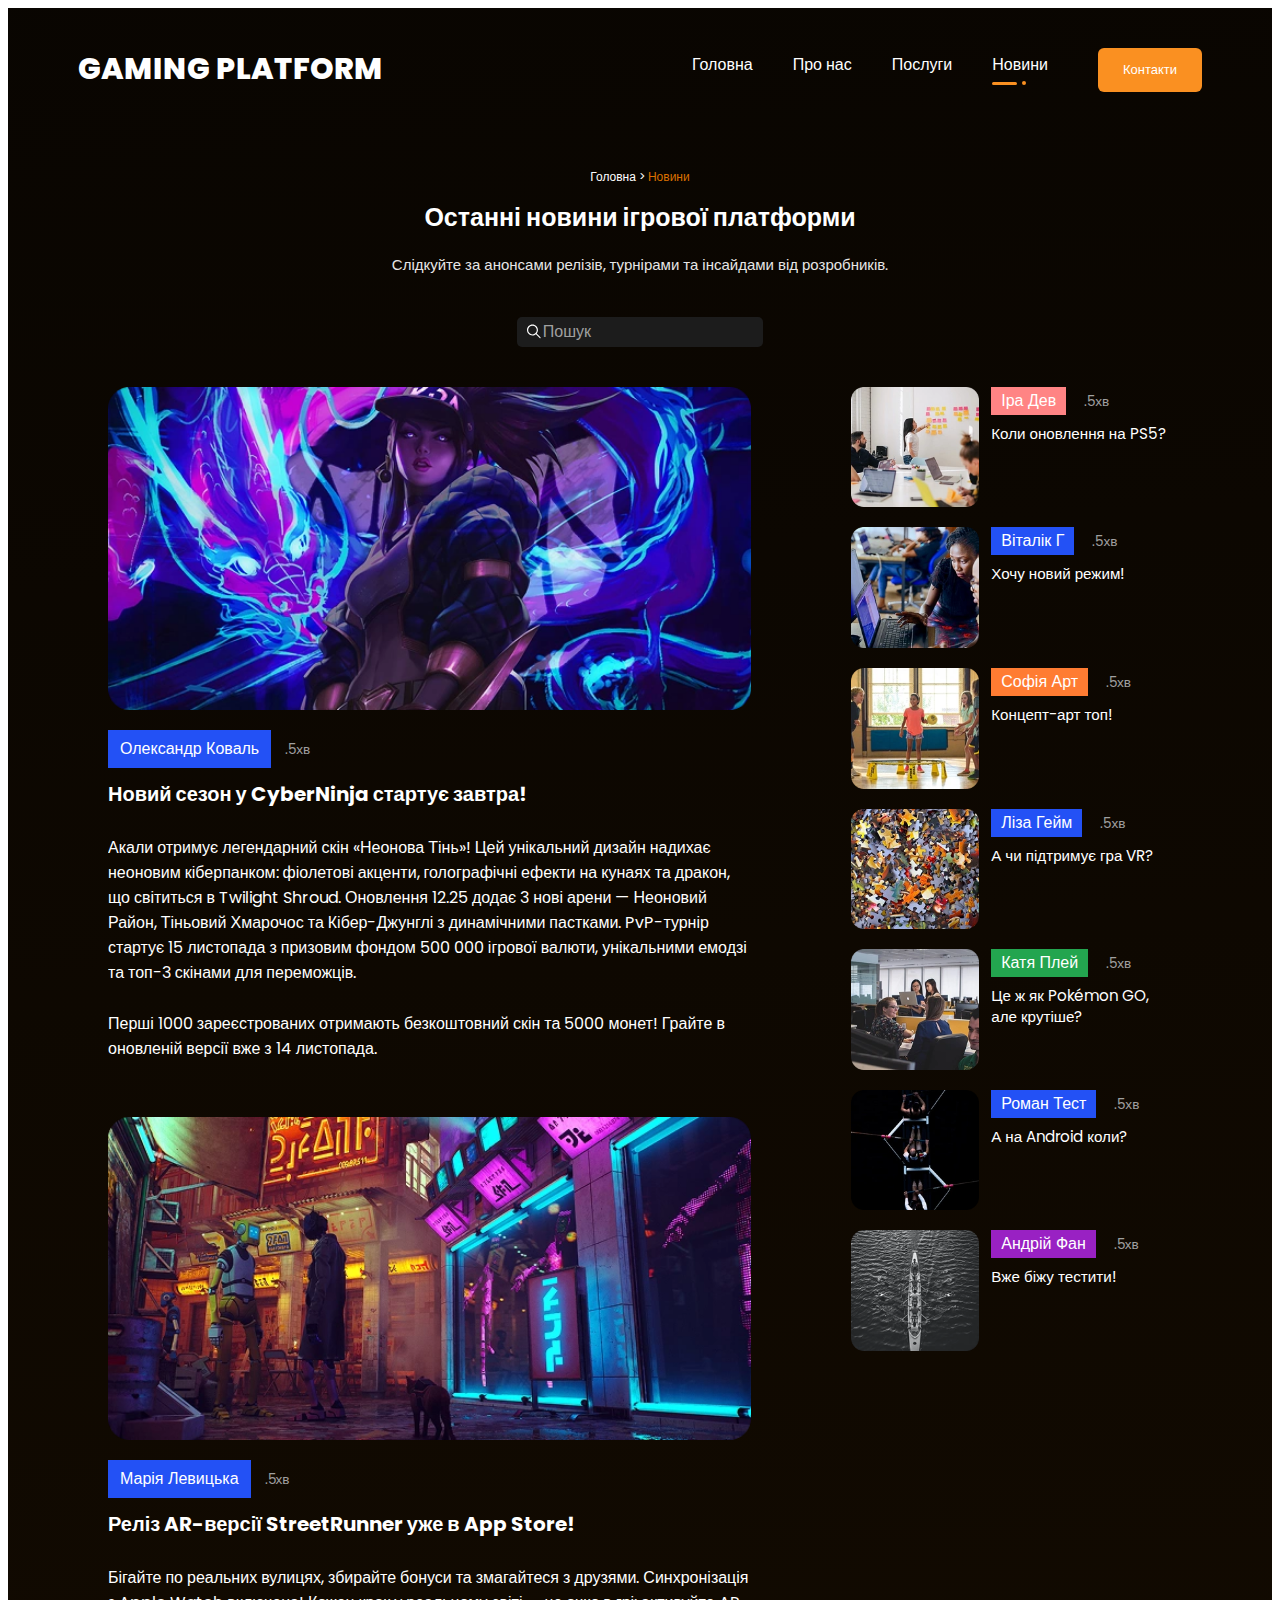
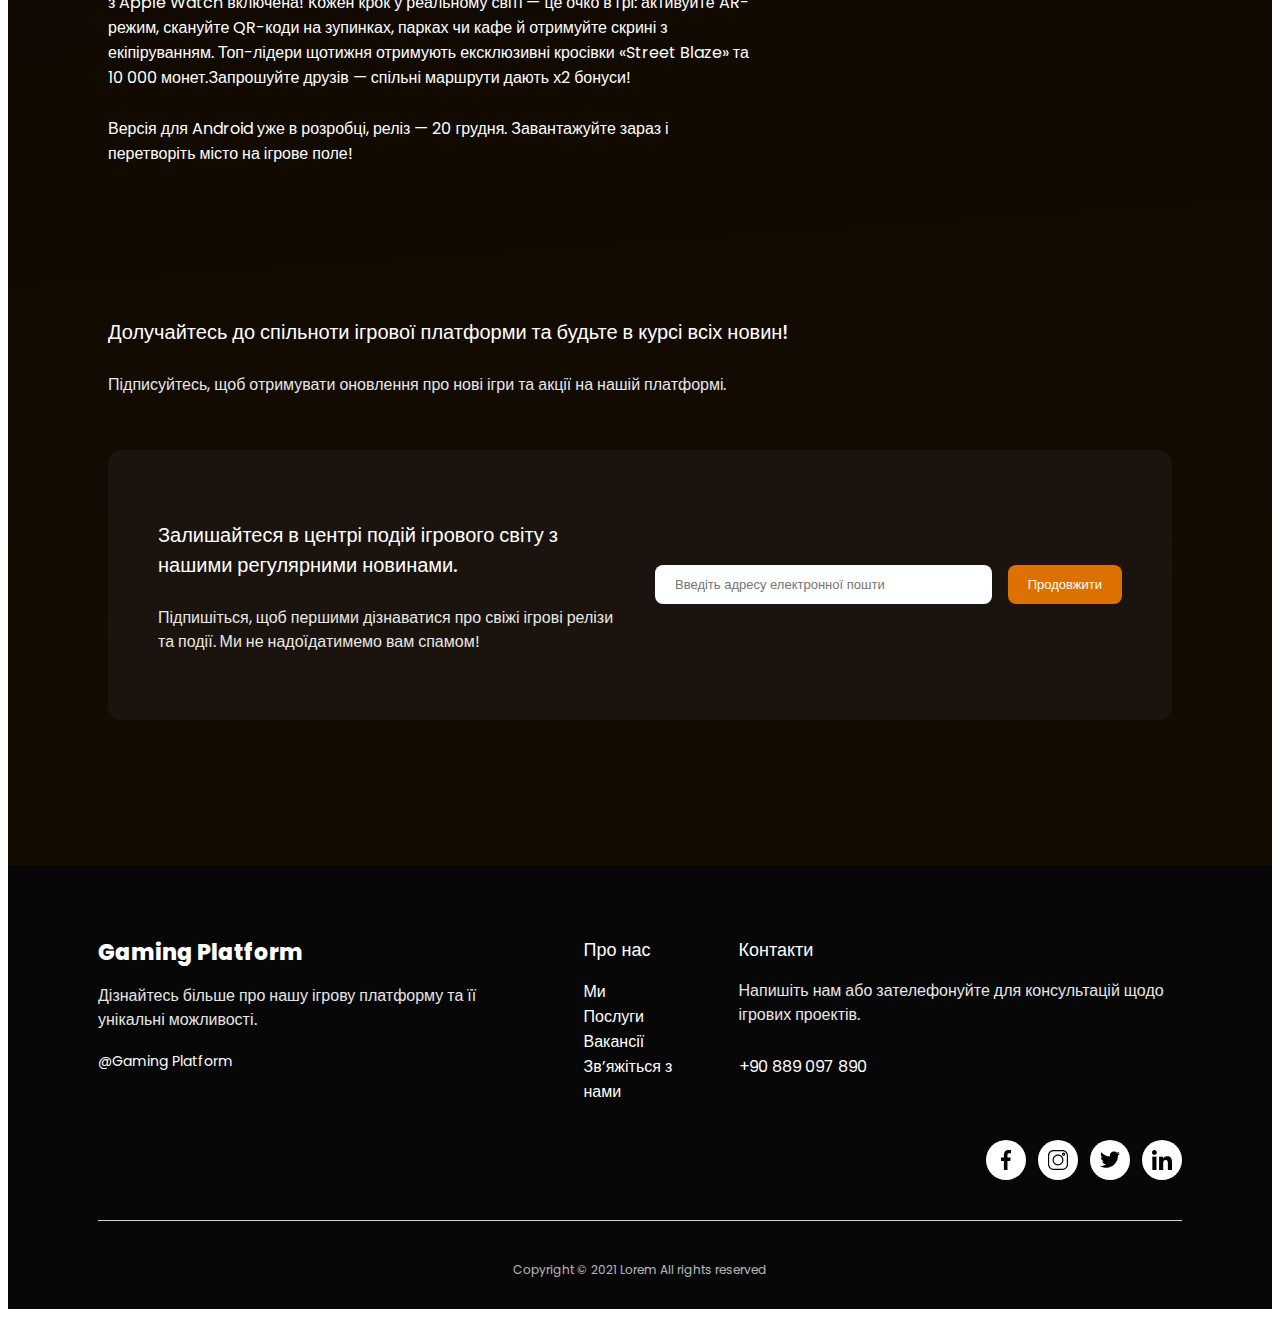
<file: news.html>
<!DOCTYPE html>
<html lang="uk">
<head>
    <meta charset="UTF-8">
    <meta http-equiv="X-UA-Compatible" content="IE=edge">
    <meta name="viewport" content="width=device-width, initial-scale=1.0">
    <meta name="description" content="Розробляємо якісні 3D-ігри на замовлення для мобільних пристроїв, ПК та консолей. Від концепції до релізу - ваші ідеї та наша майстерність.">
    <title>Новини - Gaming Platform</title>
    <link rel="icon" type="image/png" href="assets/images/favicon.png">
    <link rel="stylesheet" href="https://cdnjs.cloudflare.com/ajax/libs/font-awesome/6.0.0/css/all.min.css">
    <link rel="stylesheet" href="https://necolas.github.io/normalize.css/8.0.1/normalize.css">
    <link rel="stylesheet" href="assets/styles/styles.css">
    <link rel="preconnect" href="https://fonts.googleapis.com">
    <link rel="preconnect" href="https://fonts.gstatic.com" crossorigin>
    <link href="https://fonts.googleapis.com/css2?family=Poppins:wght@100;200;300;400;500;600;700;800;900&family=Rubik:wght@300;400;500;600;700;800;900&display=swap" rel="stylesheet">
<body>
    <div class="news-first-background">
        <header class="header font-poppins">
            <div class="content-wrap">
                <div class="logo">
                    <a href="index.html" class="title-color">Gaming Platform</a>
                </div>
                <div id="burgerMenu" class="burger-menu">
                    <i id="openIcon" class="fa-solid fa-bars" style="color: white;"></i>
                    <i id="closeIcon" class="fa-solid fa-xmark d-none" style="color: white;"></i>
                </div>
                <nav id="headerNav" class="header-nav">
                    <ul class="main-menu">
                        <li><a href="index.html">Головна</a></li>
                        <li><a href="about_us.html">Про нас</a></li>
                        <li><a href="services.html">Послуги</a></li>
                        <li class="active"><a href="news.html">Новини</a></li>
                    </ul>
                    <ul class="main-registration">
                        <li><a href="contact_us.html"><span class="contact-button">Контакти</span></a></li>
                    </ul>
                </nav>
            </div>
        </header>
        <div class="portfolio-hero-section">
            <div class="portfolio-headline">
                <div class="portfolio-breadcrumb">
                    <span>Головна ></span>
                    <span class="portfolio">Новини</span>
                </div>
                <h1 class="portfolio-main-title">Останні новини ігрової платформи</h1>
                <p class="portfolio-subtitle">Слідкуйте за анонсами релізів, турнірами та інсайдами від розробників.</p>
            </div>
            <div class="search-container">
                <svg class="arrow-icon5" preserveAspectRatio="xMidYMid meet">
                        <use href="sprite.svg#icon_search"></use>
                    </svg>
                <input type="text" class="search-input" placeholder="Пошук">
            </div>
        </div>
    <main>
        <section class="hero-container">
            <div class="main-content">
                <div class="large-card">
                    <img src="assets/images/news/platform_game_character.webp" alt="Персонаж платформерної гри" class="large-image">
                    <div class="card-text">
                        <button class="author-btn">Олександр Коваль</button>
                        <span class="time">.5хв</span>
                        <h2>Новий сезон у CyberNinja стартує завтра!</h2>
                        <p>Акали отримує легендарний скін «Неонова Тінь»! Цей унікальний дизайн надихає неоновим кіберпанком: фіолетові акценти, голографічні ефекти на кунаях та дракон, що світиться в Twilight Shroud. Оновлення 12.25 додає 3 нові арени — Неоновий Район, Тіньовий Хмарочос та Кібер-Джунглі з динамічними пастками. PvP-турнір стартує 15 листопада з призовим фондом 500 000 ігрової валюти, унікальними емодзі та топ-3 скінами для переможців.</p>
                        <p>Перші 1000 зареєстрованих отримають безкоштовний скін та 5000 монет! Грайте в оновленій версії вже з 14 листопада.</p>
                    </div>
                </div>
                <div class="large-card">
                    <img src="assets/images/news/platform_game_city.webp" alt="Iгрове місто платформи" class="large-image">
                    <div class="card-text">
                        <button class="author-btn">Марія Левицька</button>
                        <span class="time">.5хв</span>
                        <h2>Реліз AR-версії StreetRunner уже в App Store!</h2>
                        <p>Бігайте по реальних вулицях, збирайте бонуси та змагайтеся з друзями. Синхронізація з Apple Watch включена! Кожен крок у реальному світі — це очко в грі: активуйте AR-режим, скануйте QR-коди на зупинках, парках чи кафе й отримуйте скрині з екіпіруванням. Топ-лідери щотижня отримують ексклюзивні кросівки «Street Blaze» та 10 000 монет.Запрошуйте друзів — спільні маршрути дають х2 бонуси!</p>
                        <p>Версія для Android уже в розробці, реліз — 20 грудня. Завантажуйте зараз і перетворіть місто на ігрове поле!</p>
                    </div>
                </div>
            </div>
            <div class="sidebar">
                <div class="small-card">
                    <img src="assets/images/news/follower1.webp" alt="Фоловер 1" class="small-image">
                    <div class="card-text">
                        <div class="card-author-info">
                            <button class="author-btn-p">Іра Дев</button>
                            <span class="time">.5хв</span>
                        </div>
                        <p>Коли оновлення на PS5?</p>
                    </div>
                </div>
                <div class="small-card">
                    <img src="assets/images/news/follower2.webp" alt="Фоловер 2" class="small-image">
                    <div class="card-text">
                        <div class="card-author-info">
                            <button class="author-btn-b">Віталік Г</button>
                            <span class="time">.5хв</span>
                        </div>
                        <p>Хочу новий режим!</p>
                    </div>
                </div>
                <div class="small-card">
                    <img src="assets/images/news/follower3.webp" alt="Фоловер 3" class="small-image">
                    <div class="card-text">
                        <div class="card-author-info">
                            <button class="author-btn-o">Софія Арт</button>
                            <span class="time">.5хв</span>
                        </div>
                        <p>Концепт-арт топ!</p>
                    </div>
                </div>
                <div class="small-card">
                    <img src="assets/images/news/follower4.webp" alt="Фоловер 4" class="small-image">
                    <div class="card-text">
                        <div class="card-author-info">
                            <button class="author-btn-b">Ліза Гейм</button>
                            <span class="time">.5хв</span>
                        </div>
                        <p>А чи підтримує гра VR?</p>
                    </div>
                </div>
                <div class="small-card">
                    <img src="assets/images/news/follower5.webp" alt="Фоловер 5" class="small-image">
                    <div class="card-text">
                        <div class="card-author-info">
                            <button class="author-btn-g">Катя Плей</button>
                            <span class="time">.5хв</span>
                        </div>
                        <p>Це ж як Pokémon GO, але крутіше?</p>
                    </div>
                </div>
                <div class="small-card">
                    <img src="assets/images/news/follower6.webp" alt="Фоловер 6" class="small-image">
                    <div class="card-text">
                        <div class="card-author-info">
                            <button class="author-btn-b">Роман Тест</button>
                            <span class="time">.5хв</span>
                        </div>
                        <p>А на Android коли?</p>
                    </div>
                </div>
                <div class="small-card">
                    <img src="assets/images/news/follower7.webp" alt="Фоловер 7" class="small-image">
                    <div class="card-text">
                        <div class="card-author-info">
                            <button class="author-btn-v">Андрій Фан</button>
                            <span class="time">.5хв</span>
                        </div>
                        <p>Вже біжу тестити!</p>
                    </div>
                </div>
            </div>
        </section>
        <section class="newsletter-limits">
            <div class="newsletter-section">
            <div class="newsletter-info">
                <h3 class="newsletter-title">Долучайтесь до спільноти ігрової платформи та будьте в курсі всіх новин!</h3>
                <p class="newsletter-description">Підписуйтесь, щоб отримувати оновлення про нові ігри та акції на нашій платформі. </p>
            </div>
            <div class="newsletter-content">
                <div class="newsletter-text">
                    <h3 class="newsletter-title">Залишайтеся в центрі подій ігрового світу з нашими регулярними новинами.</h3>
                    <p class="newsletter-description">Підпишіться, щоб першими дізнаватися про свіжі ігрові релізи та події. Ми не надоїдатимемо вам спамом!</p>
                </div>
                <form class="newsletter-form">
                    <input type="email" class="email-input" placeholder="Введіть адресу електронної пошти" required>
                    <button type="submit" class="submit-btn">Продовжити</button>
                </form>
            </div>
        </div>
        </section>
    </main>
    </div>
    <footer class="footer">
        <div class="container">
            <div class="footer-content">
                <div class="footer-main">
                    <div class="footer-brand">
                        <h3 class="footer-logo">Gaming Platform</h3>
                        <p class="footer-brand-text">Дізнайтесь більше про нашу ігрову платформу та її унікальні можливості.</p>
                        <a href="#" class="footer-handle">@Gaming Platform</a>
                    </div>
                    <div class="footer-links">
                        <div class="footer-section">
                            <h4 class="footer-section-title">Про нас</h4>
                            <ul class="footer-list">
                                <li><a href="about_us.html" class="footer-link">Ми</a></li>
                                <li><a href="services.html" class="footer-link">Послуги</a></li>
                                <li><a href="404.html" class="footer-link">Вакансії</a></li>
                                <li><span class="footer-link" onclick="openModal()">Зв’яжіться з нами</span></li>
                            </ul>
                        </div>
                    </div>
                    <div class="footer-links">
                        <div class="footer-section">
                            <h4 class="footer-section-title">Контакти</h4>
                            <p class="footer-brand-text">Напишіть нам або зателефонуйте для консультацій щодо ігрових проектів.</p>
                            <a href="tel:+908890978900" class="footer-link">+90 889 097 890</a>
                        </div>
                    </div>
                </div>
                <div class="social-links">
                    <a href="#" class="social-link" aria-label="Facebook">
                        <svg class="icon" preserveAspectRatio="xMidYMid meet" role="img" aria-hidden="true">
                            <use href="sprite.svg#facebook"></use>
                        </svg>
                    </a>
                    <a href="#" class="social-link" aria-label="Instagram">
                        <svg class="icon" preserveAspectRatio="xMidYMid meet" role="img" aria-hidden="true">
                            <use href="sprite.svg#instagram"></use>
                        </svg>
                    </a>
                    <a href="#" class="social-link" aria-label="Twitter">
                        <svg class="icon" preserveAspectRatio="xMidYMid meet" role="img" aria-hidden="true">
                            <use href="sprite.svg#twitter"></use>
                        </svg>
                    </a>
                    <a href="#" class="social-link" aria-label="LinkedIn">
                        <svg class="icon" preserveAspectRatio="xMidYMid meet" role="img" aria-hidden="true">
                            <use href="sprite.svg#linkedin"></use>
                        </svg>
                    </a>
                </div>
                <div class="footer-divider"></div>
                <div class="copyright">
                    <p>Copyright © 2021 Lorem All rights reserved</p>
                </div>
            </div>
        </div>
    </footer>
    <div id="modal" class="modal">
        <div class="modal-content">
            <span class="close-button" onclick="closeModal()">&times;</span>
            <h2>Зв’яжіться з нами</h2>
            <form id="modalForm">
                <label for="modal-name">Ім'я:</label> 
                <input type="text" id="modal-name" name="name" required> 
                <label for="modal-email">Електронна пошта:</label> 
                <input type="email" id="modal-email" name="email" required> 
                <label for="modal-message">Повідомлення:</label> 
                <textarea id="modal-message" name="message" required></textarea> 
                <button type="submit">Надіслати</button>
            </form>
        </div>
    </div>
    <script src="assets/scripts/scripts.js"></script>
</body>
</html>
</file>
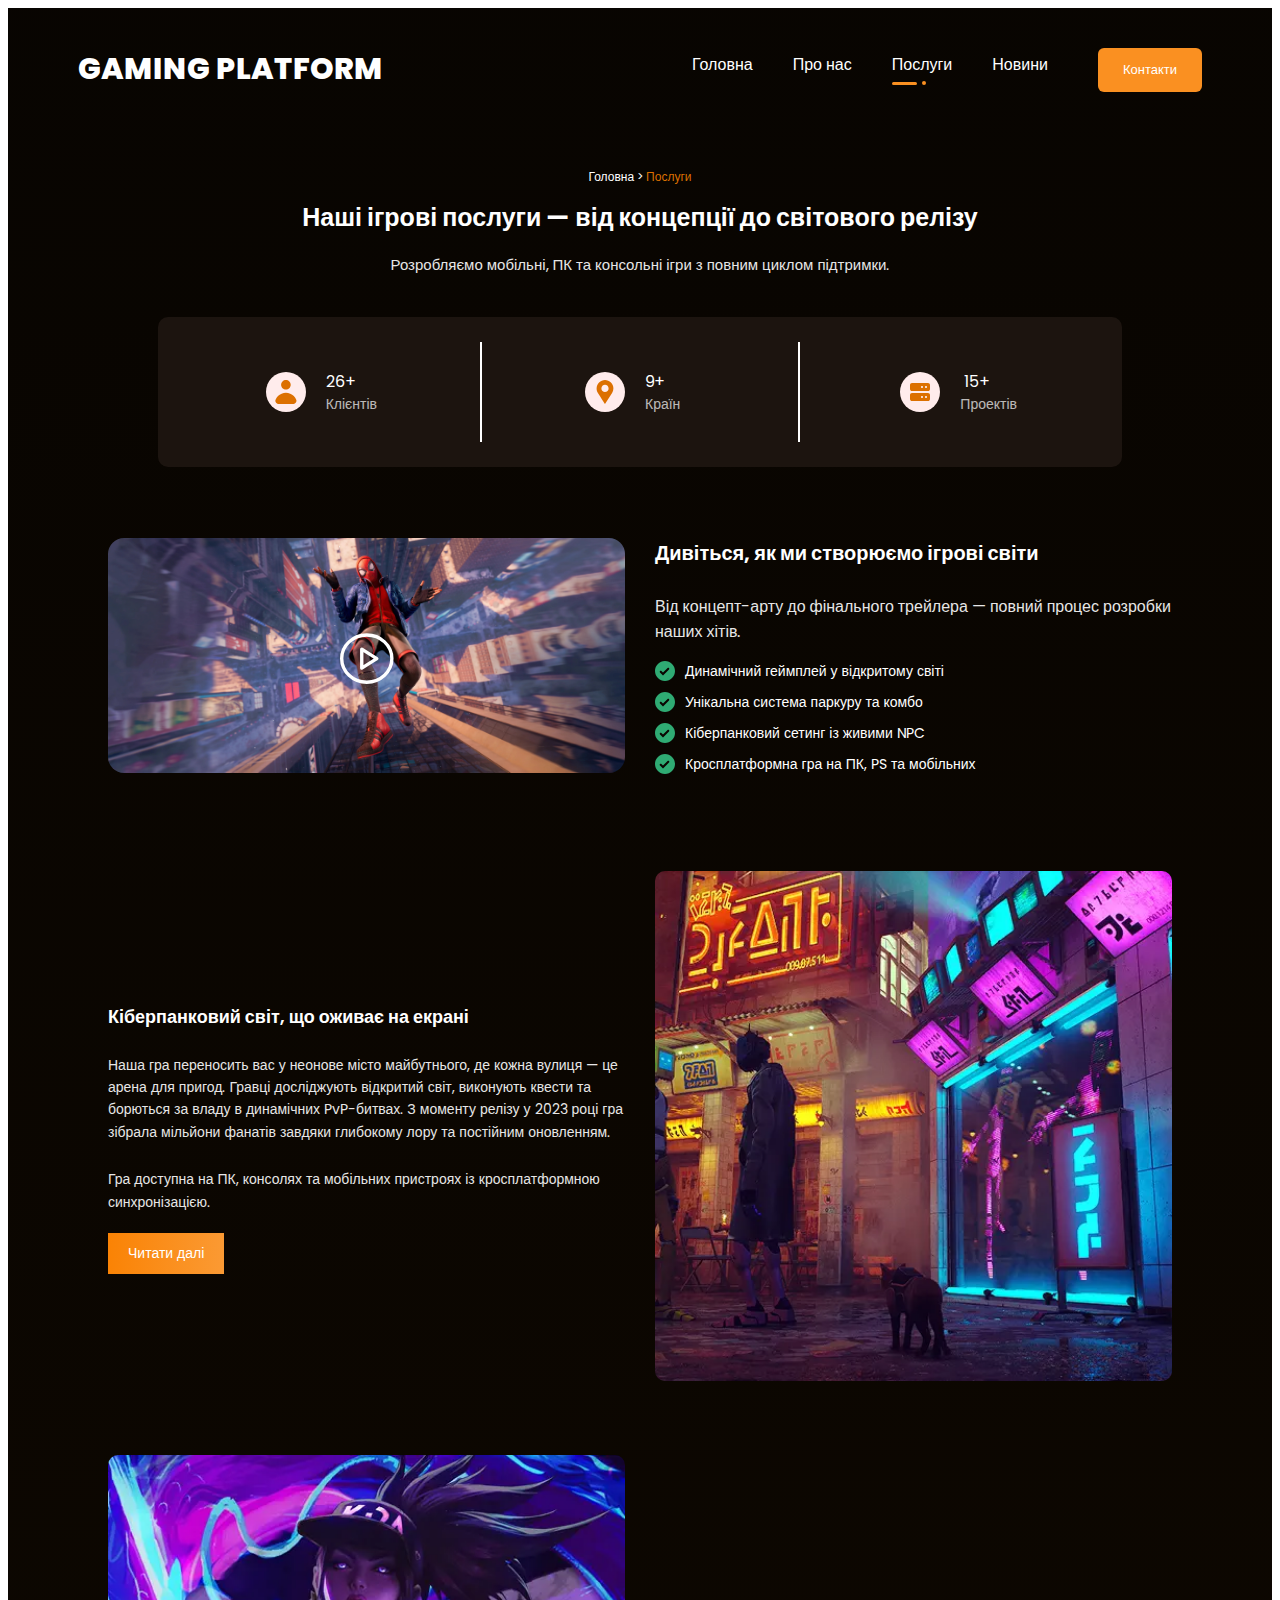
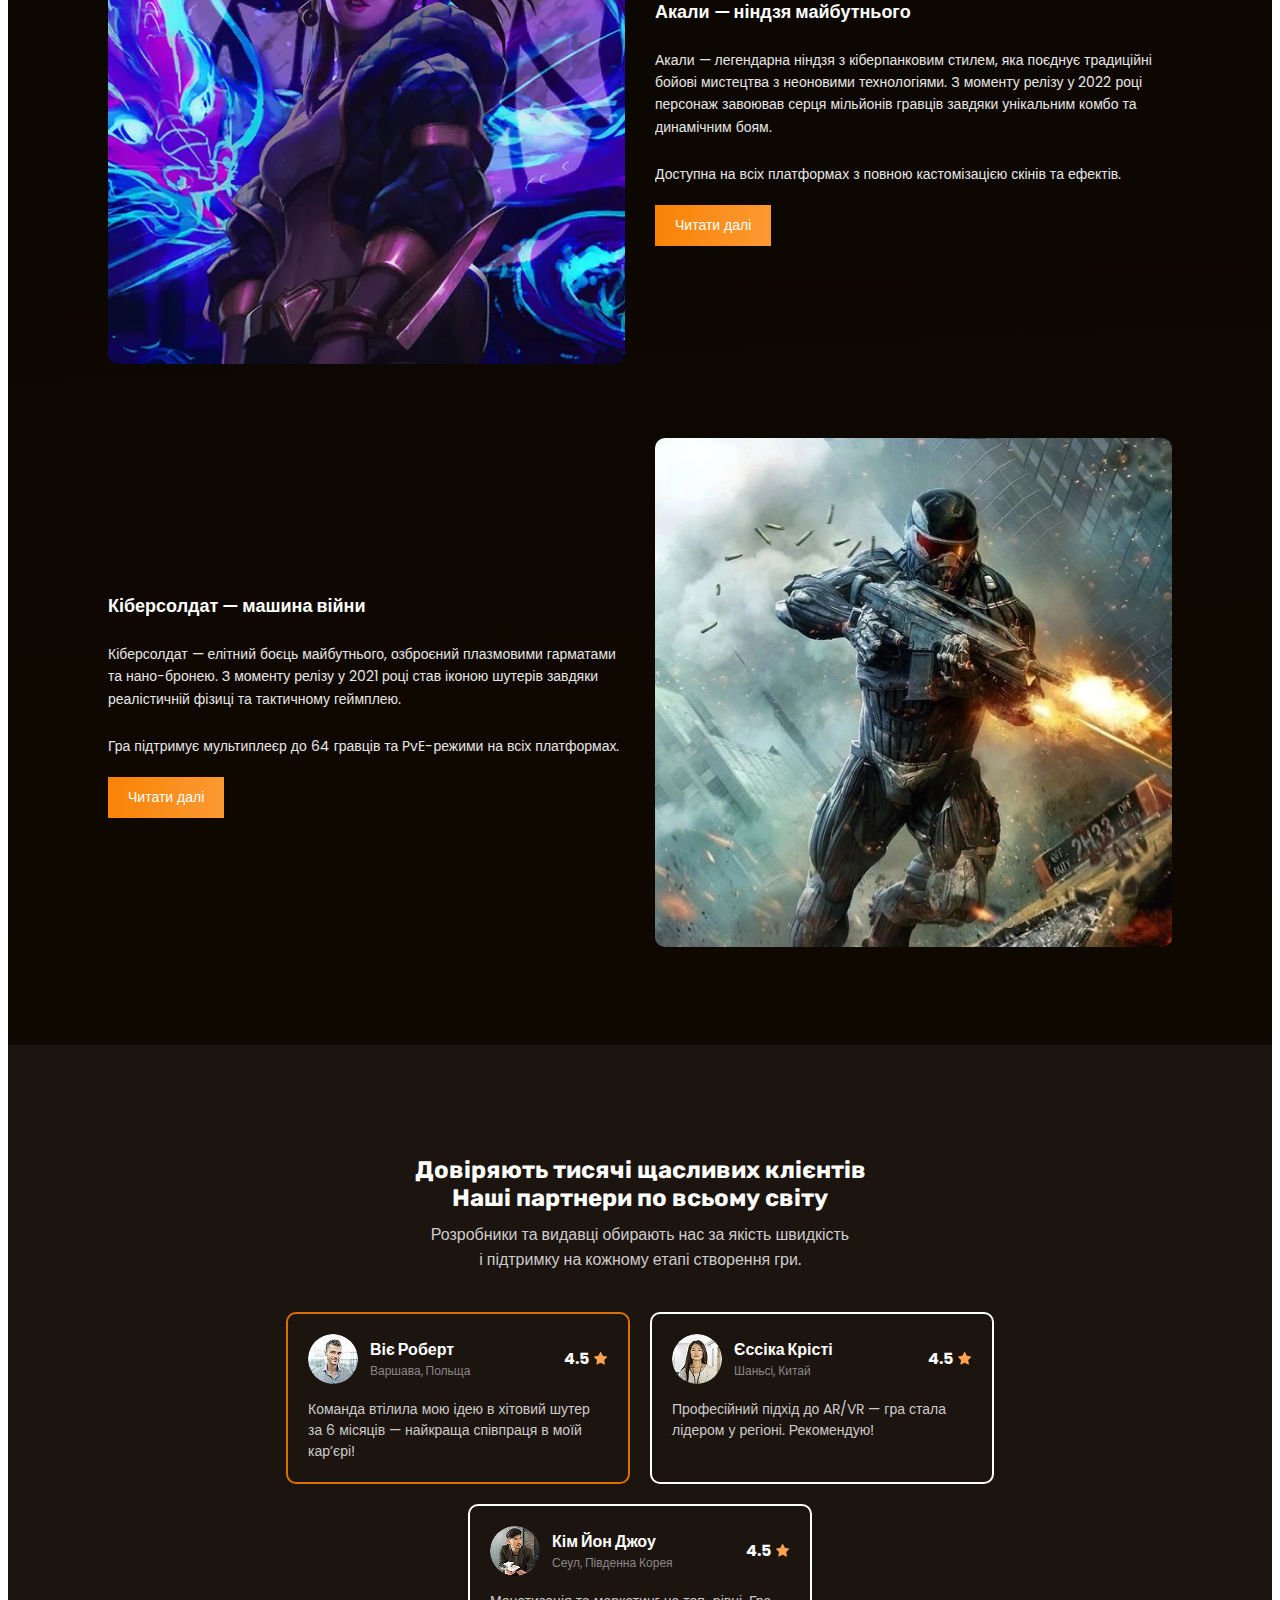
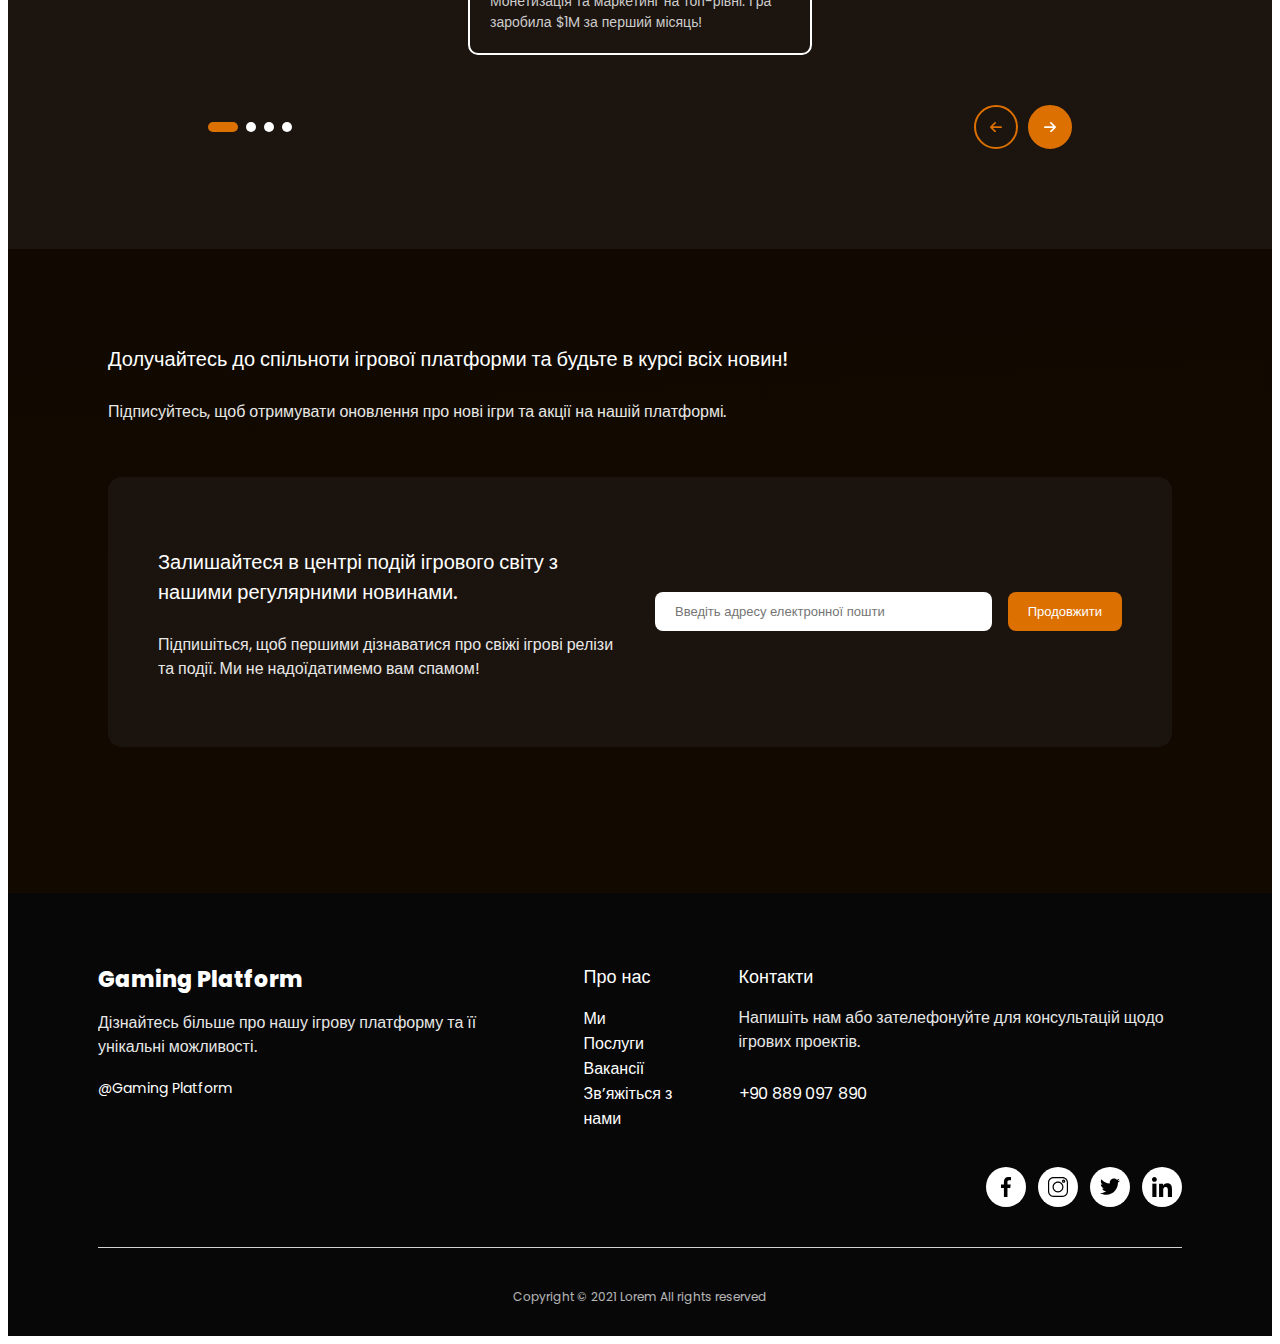
<file: services.html>
<!DOCTYPE html>
<html lang="uk">
<head>
    <meta charset="UTF-8">
    <meta http-equiv="X-UA-Compatible" content="IE=edge">
    <meta name="viewport" content="width=device-width, initial-scale=1.0">
    <meta name="description" content="Розробляємо якісні 3D-ігри на замовлення для мобільних пристроїв, ПК та консолей. Від концепції до релізу - ваші ідеї та наша майстерність.">
    <title>Послуги - Gaming Platform</title>
    <link rel="icon" type="image/png" href="assets/images/favicon.png">
    <link rel="stylesheet" href="https://cdnjs.cloudflare.com/ajax/libs/font-awesome/6.0.0/css/all.min.css">
    <link rel="stylesheet" href="https://necolas.github.io/normalize.css/8.0.1/normalize.css">
    <link rel="stylesheet" href="assets/styles/styles.css">
    <link rel="preconnect" href="https://fonts.googleapis.com">
    <link rel="preconnect" href="https://fonts.gstatic.com" crossorigin>
    <link href="https://fonts.googleapis.com/css2?family=Poppins:wght@100;200;300;400;500;600;700;800;900&family=Rubik:wght@300;400;500;600;700;800;900&display=swap" rel="stylesheet">
<body>
    <div class="portfolio-first-background">
        <header class="header font-poppins">
            <div class="content-wrap">
                <div class="logo">
                    <a href="index.html" class="title-color">Gaming Platform</a>
                </div>
                <div id="burgerMenu" class="burger-menu">
                    <i id="openIcon" class="fa-solid fa-bars" style="color: white;"></i>
                    <i id="closeIcon" class="fa-solid fa-xmark d-none" style="color: white;"></i>
                </div>
                <nav id="headerNav" class="header-nav">
                    <ul class="main-menu">
                        <li><a href="index.html">Головна</a></li>
                        <li><a href="about_us.html">Про нас</a></li>
                        <li class="active"><a href="services.html">Послуги</a></li>
                        <li><a href="news.html">Новини</a></li>
                    </ul>
                    <ul class="main-registration">
                        <li><a href="contact_us.html"><span class="contact-button">Контакти</span></a></li>
                    </ul>
                </nav>
            </div>
        </header>   
        <div class="portfolio-hero-section">
            <div class="portfolio-headline">
                <div class="portfolio-breadcrumb">
                    <span>Головна ></span>
                    <span class="portfolio">Послуги</span>
                </div>
                <h1 class="portfolio-main-title">Наші ігрові послуги — від концепції до світового релізу</h1>
                <p class="portfolio-subtitle">Розробляємо мобільні, ПК та консольні ігри з повним циклом підтримки.</p>
            </div>
            <div class="portfolio-stats" id="stats-counter-section">
                <div class="stat-card">
                    <div class="stat-icon">
                        <svg preserveAspectRatio="xMidYMid meet" role="img" aria-hidden="true">
                            <use href="sprite.svg#icon_clients"></use>
                        </svg>
                    </div>
                    <div class="stat-text">
                        <p class="stat-number" id="counter-clients" data-goal="90">0+</p>
                        <p class="stat-label">Клієнтів</p>
                    </div>
                </div>
                <div class="stat-line"></div>
                <div class="stat-card">
                    <div class="stat-icon">
                        <svg preserveAspectRatio="xMidYMid meet" role="img" aria-hidden="true">
                            <use href="sprite.svg#icon_countries"></use>
                        </svg>
                    </div>
                    <div class="stat-text">
                        <p class="stat-number" id="counter-countries" data-goal="30">0+</p>
                        <p class="stat-label">Країн</p>
                    </div>
                </div>
                <div class="stat-line"></div>
                <div class="stat-card">
                    <div class="stat-icon">
                        <svg preserveAspectRatio="xMidYMid meet" role="img" aria-hidden="true">
                            <use href="sprite.svg#icon_projects"></use>
                        </svg>
                    </div>
                    <div class="stat-text">
                        <p class="stat-number" id="counter-projects" data-goal="50">0+</p>
                        <p class="stat-label">Проектів</p>
                    </div>
                </div>
            </div>
            <div class="portfolio-content">
                <div class="portfolio-image">
                    <img src="assets/images/services/game_video.jpg" alt="Ігрова сцена" class="portfolio-hero-image">
                    <div class="play-button">
                        <svg class="icon_play" preserveAspectRatio="xMidYMid meet" role="img" aria-hidden="true">
                            <use href="sprite.svg#icon_play"></use>
                        </svg>
                    </div> 
                </div>
                <div class="portfolio-text">
                    <h2 class="portfolio-content-title">Дивіться, як ми створюємо ігрові світи</h2>
                    <p class="portfolio-content-subtitle">
                        Від концепт-арту до фінального трейлера — повний процес розробки наших хітів.
                    </p>
                    <ul class="portfolio-features">
                        <li>
                            <svg class="check-icon" role="img" aria-hidden="true" preserveAspectRatio="xMidYMid meet">
                                <use href="sprite.svg#icon_check_mark"></use>
                            </svg>
                            Динамічний геймплей у відкритому світі
                        </li>
                        <li>
                            <svg class="check-icon" role="img" aria-hidden="true" preserveAspectRatio="xMidYMid meet">
                                <use href="sprite.svg#icon_check_mark"></use>
                            </svg>
                            Унікальна система паркуру та комбо
                        </li>
                        <li>
                            <svg class="check-icon" role="img" aria-hidden="true" preserveAspectRatio="xMidYMid meet">
                                <use href="sprite.svg#icon_check_mark"></use>
                            </svg>
                            Кіберпанковий сетинг із живими NPC
                        </li>
                        <li>
                            <svg class="check-icon" role="img" aria-hidden="true" preserveAspectRatio="xMidYMid meet">
                                <use href="sprite.svg#icon_check_mark"></use>
                            </svg>
                            Кросплатформна гра на ПК, PS та мобільних
                        </li>
                    </ul>
                </div>
            </div>
        </div>
    <main>
        <section class="portfolio-project-card-section">
            <div class="container">
                <div class="project-card">
                    <div class="project-text">
                        <h3 class="project-title">Кіберпанковий світ, що оживає на екрані</h3>
                        <p class="project-description">Наша гра переносить вас у неонове місто майбутнього, де кожна вулиця — це арена для пригод. Гравці досліджують відкритий світ, виконують квести та борються за владу в динамічних PvP-битвах. З моменту релізу у 2023 році гра зібрала мільйони фанатів завдяки глибокому лору та постійним оновленням.</p>
                        <p class="project-description">Гра доступна на ПК, консолях та мобільних пристроях із кросплатформною синхронізацією.</p>
                        <a href="#" class="read-more-btn">Читати далі</a>
                    </div>
                    <div class="project-image">
                        <img src="assets/images/services/city_game_scene.webp" alt="Міська ігрова сцена" class="project-image-content">
                    </div>
                </div>
            </div>
        </section>
        <section class="portfolio-project-card-section-two">
            <div class="container">
                <div class="project-card">
                    <div class="project-image">
                        <img src="assets/images/services/character_game_scene.webp" alt="Сцена гри з персонажами" class="project-image-content">
                    </div>
                    <div class="project-text">
                        <h3 class="project-title">Акали — ніндзя майбутнього</h3>
                        <p class="project-description">Акали — легендарна ніндзя з кіберпанковим стилем, яка поєднує традиційні бойові мистецтва з неоновими технологіями. З моменту релізу у 2022 році персонаж завоював серця мільйонів гравців завдяки унікальним комбо та динамічним боям.</p>
                        <p class="project-description">Доступна на всіх платформах з повною кастомізацією скінів та ефектів.</p>
                        <a href="#" class="read-more-btn">Читати далі</a>
                    </div>
                </div>
            </div>
        </section>
        <section class="portfolio-project-card-section-three">
            <div class="container">
                <div class="project-card">
                    <div class="project-text">
                        <h3 class="project-title">Кіберсолдат — машина війни</h3>
                        <p class="project-description">Кіберсолдат — елітний боєць майбутнього, озброєний плазмовими гарматами та нано-бронею. З моменту релізу у 2021 році став іконою шутерів завдяки реалістичній фізиці та тактичному геймплею.</p>
                        <p class="project-description">Гра підтримує мультиплеєр до 64 гравців та PvE-режими на всіх платформах.</p>
                        <a href="#" class="read-more-btn">Читати далі</a>
                    </div>
                    <div class="project-image">
                        <img src="assets/images/services/action_game_scene.webp" alt="Сцена екшн-гри" class="project-image-content">
                    </div>
                </div>
            </div>
        </section>
        <section class="portfolio-project-card-section-four">
            <div class="section-text">
                <h2 class="section-title">Довіряють тисячі щасливих клієнтів<br>Наші партнери по всьому світу</h2>
                <div class="section-subtitle">Розробники та видавці обирають нас за якість швидкість<br>і підтримку на кожному етапі створення гри.</div>
            </div>
            <div class="testimonials">
                <div class="testimonial-card active">
                    <div class="testimonial-header">
                        <div class="user-info">
                            <img src="assets/images/services/user1.webp" alt="Користувач 1">
                            <div class="user-text">
                                <div class="user-name">Віє Роберт</div>
                                <div class="user-location">Варшава, Польща</div>
                            </div>
                        </div>
                        <div class="rating">
                            4.5
                            <svg class="star-icon" role="img" aria-hidden="true" preserveAspectRatio="xMidYMid meet">
                                <use href="sprite.svg#icon_star"></use>
                            </svg>
                        </div>
                    </div>
                    <div class="testimonial-text">
                        Команда втілила мою ідею в хітовий шутер за 6 місяців — найкраща співпраця в моїй кар’єрі!
                    </div>
                </div>
                <div class="testimonial-card">
                    <div class="testimonial-header">
                        <div class="user-info">
                            <img src="assets/images/services/user2.webp" alt="Користувач 2">
                            <div class="user-text">
                                <div class="user-name">Єссіка Крісті</div>
                                <div class="user-location">Шаньсі, Китай</div>
                            </div>
                        </div>
                        <div class="rating">
                            4.5
                            <svg class="star-icon" role="img" aria-hidden="true" preserveAspectRatio="xMidYMid meet">
                                <use href="sprite.svg#icon_star"></use>
                            </svg>
                        </div>
                    </div>
                    <div class="testimonial-text">
                        Професійний підхід до AR/VR — гра стала лідером у регіоні. Рекомендую!
                    </div>
                </div>
                <div class="testimonial-card">
                    <div class="testimonial-header">
                        <div class="user-info">
                            <img src="assets/images/services/user3.webp" alt="Користувач 3">
                            <div class="user-text">
                                <div class="user-name">Кім Йон Джоу</div>
                                <div class="user-location">Сеул, Південна Корея</div>
                            </div>
                        </div>
                        <div class="rating">
                            4.5
                            <svg class="star-icon" role="img" aria-hidden="true" preserveAspectRatio="xMidYMid meet">
                                <use href="sprite.svg#icon_star"></use>
                            </svg>
                        </div>
                    </div>
                    <div class="testimonial-text">
                        Монетизація та маркетинг на топ-рівні. Гра заробила $1M за перший місяць!
                    </div>
                </div>
            </div>
            <div class="navigation">
                <div class="dots">
                    <div class="dot active"></div>
                    <div class="dot"></div>
                    <div class="dot"></div>
                    <div class="dot"></div>
                </div>
                <div class="nav-button">
                    <button class="nav-btn prev">
                        <svg class="arrow-icon4">
                            <use href="sprite.svg#arrow_left"></use>
                        </svg>
                    </button>
                    <button class="nav-btn next">
                        <svg class="arrow-icon4">
                            <use href="sprite.svg#arrow_right"></use>
                        </svg>
                    </button>
                </div>
            </div>
        </section>
        <section class="newsletter-limits">
            <div class="newsletter-section">
                <div class="newsletter-info">
                        <h3 class="newsletter-title">Долучайтесь до спільноти ігрової платформи та будьте в курсі всіх новин!</h3>
                        <p class="newsletter-description">Підписуйтесь, щоб отримувати оновлення про нові ігри та акції на нашій платформі.</p>
                </div>
                <div class="newsletter-content">
                    <div class="newsletter-text">
                        <h3 class="newsletter-title">Залишайтеся в центрі подій ігрового світу з нашими регулярними новинами.</h3>
                        <p class="newsletter-description">Підпишіться, щоб першими дізнаватися про свіжі ігрові релізи та події. Ми не надоїдатимемо вам спамом!</p>
                    </div>
                    <form class="newsletter-form">
                        <input type="email" class="email-input" placeholder="Введіть адресу електронної пошти" required>
                        <button type="submit" class="submit-btn">Продовжити</button>
                    </form>
                </div>
            </div>
        </section>
    </main>
    </div>
    <footer class="footer">
        <div class="container">
            <div class="footer-content">
                <div class="footer-main">
                    <div class="footer-brand">
                        <h3 class="footer-logo">Gaming Platform</h3>
                        <p class="footer-brand-text">Дізнайтесь більше про нашу ігрову платформу та її унікальні можливості.</p>
                        <a href="#" class="footer-handle">@Gaming Platform</a>
                    </div>
                    <div class="footer-links">
                        <div class="footer-section">
                            <h4 class="footer-section-title">Про нас</h4>
                            <ul class="footer-list">
                                <li><a href="about_us.html" class="footer-link">Ми</a></li>
                                <li><a href="services.html" class="footer-link">Послуги</a></li>
                                <li><a href="404.html" class="footer-link">Вакансії</a></li>
                                <li><span class="footer-link" onclick="openModal()">Зв’яжіться з нами</span></li>
                            </ul>
                        </div>
                    </div>
                    <div class="footer-links">
                        <div class="footer-section">
                            <h4 class="footer-section-title">Контакти</h4>
                            <p class="footer-brand-text">Напишіть нам або зателефонуйте для консультацій щодо ігрових проектів.</p>
                            <a href="tel:+908890978900" class="footer-link">+90 889 097 890</a>
                        </div>
                    </div>
                </div>
                <div class="social-links">
                    <a href="#" class="social-link" aria-label="Facebook">
                        <svg class="icon" preserveAspectRatio="xMidYMid meet" role="img" aria-hidden="true">
                            <use href="sprite.svg#facebook"></use>
                        </svg>
                    </a>
                    <a href="#" class="social-link" aria-label="Instagram">
                        <svg class="icon" preserveAspectRatio="xMidYMid meet" role="img" aria-hidden="true">
                            <use href="sprite.svg#instagram"></use>
                        </svg>
                    </a>
                    <a href="#" class="social-link" aria-label="Twitter">
                        <svg class="icon" preserveAspectRatio="xMidYMid meet" role="img" aria-hidden="true">
                            <use href="sprite.svg#twitter"></use>
                        </svg>
                    </a>
                    <a href="#" class="social-link" aria-label="LinkedIn">
                        <svg class="icon" preserveAspectRatio="xMidYMid meet" role="img" aria-hidden="true">
                            <use href="sprite.svg#linkedin"></use>
                        </svg>
                    </a>
                </div>
                <div class="footer-divider"></div>
                <div class="copyright">
                    <p>Copyright © 2021 Lorem All rights reserved</p>
                </div>
            </div>
        </div>
    </footer>
    <div id="modal" class="modal">
        <div class="modal-content">
            <span class="close-button" onclick="closeModal()">&times;</span>
            <h2>Зв’яжіться з нами</h2>
            <form id="modalForm">
                <label for="modal-name">Ім'я:</label> 
                <input type="text" id="modal-name" name="name" required> 
                <label for="modal-email">Електронна пошта:</label> 
                <input type="email" id="modal-email" name="email" required> 
                <label for="modal-message">Повідомлення:</label> 
                <textarea id="modal-message" name="message" required></textarea> 
                <button type="submit">Надіслати</button>
            </form>
        </div>
    </div>
    <script src="assets/scripts/scripts.js"></script>
</body>
</html>
</file>
<file: assets/styles/styles.css>
:root {
    --main-gradient: linear-gradient(180.96deg, #000000 0.82%, #4A2800 129.1%);
    --main-color: #FA9021;
    --title-color:#FFFFFF;
    --font-poppins: 'Poppins', sans-serif;
    --font-rubik: 'Rubik', sans-serif;
}

body {
    font-family: 'Poppins', sans-serif;
    color: var(--title-color);
}

a {
    text-decoration: none;
    color: var(--title-color);
}

ul {
    list-style: none;
}

.first-background {
    background: var(--main-gradient);
    min-height: 100vh;
}

.about-first-background {
    background: linear-gradient(179.5deg, #010101 -15.71%, #1A0E01 99.57%);

}

.news-first-background {
    background: linear-gradient(176.03deg, #050301 -34.57%, #150C01 96.75%);
    min-height: 100vh;
}

.contact-first-background {
    background: linear-gradient(176.32deg, #090501 -26.24%, #120A01 96.98%);
    min-height: 100vh;
}

.header {
    position: relative;
    display: flex;
    align-items: center;
    padding: 10px 20px;
}

.content-wrap {
    display: flex;
    justify-content: space-between;
    align-items: center;
    width: 100%;
    max-width: 1440px;
    margin: 0 auto;
}

.logo {
    font-weight: 800;
    font-size: 24px;
    line-height: 1.5;
    text-transform: uppercase;
}

.burger-menu {
    z-index: 5;
    cursor: pointer;
}

.d-none {
    display: none;
}

.header-nav {
    position: fixed;
    top: 60px;
    right: -100%;
    width: 100%;
    gap: 40px;
    height: calc(100vh - 60px);
    background-color: rgba(0, 0, 0, 0.95);
    transition: right 0.3s ease;
    z-index: 4;
}

.header-nav__open {
    right: 0;
}

.main-menu {
    display: flex;
    flex-direction: column;
    gap: 20px;
    font-size: 16px;
    font-weight: 400;
    text-align: center;
    padding: 0;
}
.main-menu li {
    position: relative;
    padding-bottom: 8px;
}

.main-menu li.active::before {
    content: '';
    position: absolute;
    display: block;

    width: 25px;
    height: 3px;
    background-color: var(--main-color);
    border-radius: 2px;
    bottom: 0;
    left: 0;
}

.main-menu li.active::after {
    content: '';
    position: absolute;
    display: block;
    width: 4px;
    height: 4px;
    background-color: var(--main-color);
    border-radius: 50%;
    bottom: -0.5px;
    left: 30px;
}

@media screen and (max-width: 1024px) {
    .main-menu li {
        padding-bottom: 0;
    }
    .main-menu li.active::before,
    .main-menu li.active::after {
        display: none;
    }
}

.main-registration {
    margin-top: 20px;
    text-align: center;
    padding: 0;
}

.contact-button {
    display: inline-block;
    font-size: 13px;
    padding: 12px 25px;
    border-radius: 6px;
    background-color: var(--main-color);
    color: var(--title-color);
}

.hero-section {
    display: flex;
    flex-direction: column;
    align-items: center;
    padding: 40px;
    position: relative;
}


.headline {
    text-align: left;
    z-index: 2;
}

.sub-title {
    color: #E87D0E;
    font-weight: 700;
    font-size: 20px;
}

.sub1 {
    font-size: 25px;
    font-weight: 700;
    margin: 10px 0;
}

.hero-text {
    font-size: 16px;
    line-height: 1.6;
    margin: 16px 0 25px 0;
    opacity: 0.9;
}

.details-button {
    display: inline-block;
    font-size: 16px;
    padding: 10px 20px;
    border-radius: 40px;
    background: linear-gradient(92.48deg, #FA8305 2.08%, #FB9E3C 117.25%);
    color: var(--title-color);
}

.engine-logos {
    display: flex;
    justify-content: center;
    gap: 10px;
    margin: 20px 0;
}


.hero-image {
    display: flex;
    width: 100%;
    max-width: 200px;
    height: auto;
}

.container {
    text-align: left;
    width: 100%;
    max-width: 1440px;
    margin: 0 auto;
}

.trending-games {
    padding: 40px 40px 65px ;
}

.section-header {
    display: flex;
    justify-content: space-between;
    align-items: center;
    margin-bottom: 30px;
    flex-wrap: wrap;
    gap: 15px;
}

.section-text {
    text-align: center;
}

.section-title {
    padding-bottom: 10px;
    font-size: 16px;
    font-family: 'Rubik', sans-serif;
    font-weight: 700;
}

.see-all-btn {
    background-color: #FFFFFF1C;
    color: var(--title-color);
    padding: 12px 20px;
    border-radius: 10px;
    font-size: 14px;
    font-weight: 500;
    transition: background-color 0.3s ease;
}

.games-grid {
    display: grid;
    grid-template-columns: 1fr;
    gap: 30px;
}

.swiper {
    width: 100%;
    padding-bottom: 40px;
}

.swiper-slide {
    display: flex;
    justify-content: center;
    align-items: center;
}

.swiper-pagination {
    position: relative !important;
    bottom: auto !important;
    margin-top: 30px;
    text-align: center;
}

.swiper-pagination-bullet {
    width: 10px;
    height: 10px;
    background: #ffffff!important;
    border-radius: 50%;
    opacity: 1;
    transition: all 0.3s ease;
    margin: 0 5px !important;
}

.swiper-pagination-bullet-active {
    background: #fff;
    transform: scale(1.3);
}

.game-card {
    width: 280px;
    max-width: 100%;
    margin: 0 auto;
    text-align: center;
}

@media (max-width: 768px) {
    .game-card {
        max-width: 100%;
    }
}

.game-image {
    width: 100%;
    height: auto;
    max-height: 380px;
    object-fit: cover;
    border-radius: 20px;
    display: block;
    margin: 0 auto;
    box-shadow: 0 10px 20px rgba(0, 0, 0, 0.3);
    transition: transform 0.3s ease;
}

.game-followers {
    display: flex;
    gap: 8px;
    align-items: center;
    justify-content: center;
    margin-top: 16px;
}

.fire-icon {
    height: 20px;
    width: 20px;
    fill: #ffffff;
}

.followers-text {
    font-size: 16px;
    font-family: 'Rubik', sans-serif;
    font-weight: 500;
}


.content-section {
    padding: 0 40px 79px ;
    text-align: center;
}

.content-title {
    text-align: center;
    font-size: 18px;
    font-weight: 600;
    line-height: 1.4;
    margin-bottom: 20px;
}

.content-row {
    display: flex;
    flex-direction: column;
    gap: 20px;
    align-items: center;
}

.content-subtitle {
    font-size: 16px;
    font-weight: 600;
    margin-bottom: 10px;
}

.content-description {
    font-size: 14px;
    line-height: 1.6;
    opacity: 0.9;
}

.content-image-wrapper {
    position: relative;
}

.content-ellipse {
    width: 20%;
    max-width: 200px;
    height: auto;
    position: absolute;
    top: -10px;
    left: -10px;
    z-index: 1;
}

.content-image {
    width: 100%;
    max-width: 300px;
    border-radius: 5px;
    z-index: 2;
    position: relative;
}

.services-section {
    padding: 40px 40px 46px;
    background-color: #000000a5;
    background-image: url('../images/home/background.webp');
    background-size: cover;
    background-position: center;
    background-blend-mode: overlay;
}

.services-content {
    text-align: center;
}

.services-title {
    font-size: 20px;
    font-weight: 700;
    margin: 47px 0 13px;
}

.services-description {
    font-size: 14px;
    line-height: 1.6;
    margin-bottom: 50px;
    opacity: 0.9;
}

.services-grid {
    display: grid;
    grid-template-columns: 1fr;
    gap: 40px;
    max-width: 1042px;
    margin: 0 auto;
}

.service-item {
    display: flex;
    flex-direction: column;
    gap: 10px;
    align-items: center;
    text-align: center;
}

.service-icon {
    width: 64px;
    height: 64px;
    background-color: #ffffff;
    border-radius: 32px;
    display: flex;
    align-items: center;
    justify-content: center;
}

.service-icon .icon {
    width: 50%;
    height: 50%;
    fill: #DC7000;
}

.service-title {
    font-size: 16px;
    font-weight: 500;
}

.arrow-icon1 {
    width: 21px;
    height: 18px;
    fill: #DC7000;
}
.arrow-icon2 {
    width: 16px;
    height: 12px;
    fill: #ffffff;
}

.arrow-icon5 {
    width: 15px;
    height: 15px;
    fill: #ffffff;
}
.label-icons { 
    width: 17px;
    height: 17px;
    fill: white;
}

.service-icon:hover {
    background-color: #898585;
}

.service-title {
    font-size: 16px;
    font-weight: 500;
}


.projects-section {
    padding: 71px 40px;
    background: #090300;
}

.projects-header {
    text-align: center;
    margin-bottom: 36px;
}

.projects-title {
    font-size: 20px;
    font-weight: 700;
    margin-bottom: 10px;
}

.projects-description {
    font-size: 14px;
    line-height: 1.6;
    opacity: 0.9;
}

.projects-grid {
    display: grid;
    grid-template-columns: 1fr;
    gap: 20px;
    margin-bottom: 20px;
}

.projects-grid img {
    width: 100%;
    height: auto;
    max-height: 200px;
    object-fit: cover;
    border-radius: 10px;
}

.btm-block {
    text-align: center;
    margin-top: 36px;
}
.newsletter-limits {
    padding: 0 40px 71px;
}

.newsletter-section {
    padding: 75px 0 75px;
}

.newsletter-info {
    padding-bottom: 37px;
    }

.newsletter-title {
    font-size: 24px;
    font-weight: 500;
    margin-bottom: 10px;
}

.newsletter-description {
    font-size: 14px;
    font-weight: 400;
    line-height: 1.5;
    opacity: 0.9;
}

.newsletter-content {
    background-color: #1b140e;
    border-radius: 14px;
    padding: 40px 20px;
    display: flex;
    flex-direction: column;
    gap: 30px;
    align-items: center;
    text-align: center;
}

.newsletter-text {
    flex: 1;
}

.newsletter-form {
    display: flex;
    flex-direction: column;
    gap: 16px;
    width: 100%;
    max-width: 400px;
}

.email-input {
    background-color: #ffffff;
    border: none;
    border-radius: 8px;
    padding: 12px 20px;
    font-size: 13px;
    color: #898989;
}

.submit-btn {
    background-color: #dc7000;
    color: #ffffff;
    border: none;
    border-radius: 8px;
    padding: 12px 24px;
    font-size: 13px;
    font-weight: 400;
    cursor: pointer;
    transition: background-color 0.3s ease;
}

.footer {
    padding: 40px 30px 30px;
    background-color: #070707;
}

.footer-content {
    display: flex;
    flex-direction: column;
    gap: 20px;
}

.footer-main {
    display: flex;
    flex-direction: column;
    gap: 50px;
}

.footer-logo {
    font-size: 18px;
    font-weight: 800;
    margin: 0 0 15px;
}

.footer-brand-text {
    font-size: 14px;
    line-height: 1.5;
    padding-top: 9px;
    opacity: 0.9;
    margin-top: 5px;
    padding: 0;
}

.footer-handle {
    font-size: 14px;
    color: #ffffff;
}

.footer-links {
    display: flex;
    flex-direction: column;
    gap: 20px;
}

.footer-section {
    display: flex;
    flex-direction: column;
    gap: 11px;
}

.footer-section-title {
    font-size: 16px;
    font-weight: 500;
    color: #ffffff;
    margin: 0;
    
}

.footer-list{
    margin-top: 5px;
    padding: 0;
}


.footer-link {
    cursor: pointer;
    text-decoration: none;
    color: inherit;
}

.footer-link:hover {
    color: #daab6f;
}

.error-page {
    display: flex;
    justify-content: center;
    align-items: center;
    min-height: 90vh;
    padding: 40px;
    box-sizing: border-box;
}

.error-section {
    display: flex;
    justify-content: center;
    align-items: center;
    width: 100%;
    max-width: 1200px;
}

.error-content {
    display: flex;
    flex-direction: row;
    justify-content: center;
    align-items: center;
    gap: 40px;
    width: 100%;
}

.error-text {
    flex: 1;
    display: flex;
    flex-direction: column;
    align-items: flex-start;
    text-align: left;
}

.error-image {
    flex: 1;
    display: flex;
    justify-content: flex-end;
}

.error-image img {
    max-width: 100%;
    height: auto;
    max-height: 400px;
    object-fit: contain;
}

.error-title {
    font-family: 'Poppins', sans-serif;
    font-size: 120px;
    font-weight: 700;
    color: #ffffff;
    margin: 0 0 20px 0;
}

.error-subtitle {
    font-family: 'Poppins', sans-serif;
    font-size: 36px;
    font-weight: 600;
    color: #ffffff;
    margin: 0 0 20px 0;
}

.error-description {
    font-family: 'Rubik', sans-serif;
    font-size: 18px;
    color: #d3d3d3;
    margin: 0 0 40px 0;
}

.details-button {
    display: inline-block;
    padding: 12px 24px;
    background-color: #007bff;
    color: #ffffff;
    text-decoration: none;
    border-radius: 5px;
    font-family: 'Poppins', sans-serif;
    font-size: 16px;
    font-weight: 500;
    transition: background-color 0.3s ease;
}

.details-button:hover {
    background-color: #0056b3;
}

@media (max-width: 768px) {
    .error-content {
        flex-direction: column;
        gap: 20px;
    }

    .error-text {
        align-items: center;
        text-align: center;
    }

    .error-image {
        justify-content: center;
    }

    .error-title {
        font-size: 80px;
    }

    .error-subtitle {
        font-size: 24px;
    }

    .error-description {
        font-size: 16px;
    }

    .details-button {
        padding: 10px 20px;
        font-size: 14px;
    }

    .error-image img {
        max-height: 300px;
    }
}

.modal {
    display: none;
    position: fixed;
    top: 0;
    left: 0;
    width: 100%;
    height: 100%;
    background-color: rgba(0, 0, 0, 0.5);
    z-index: 1000;
    justify-content: center;
    align-items: center;
    font-family: 'Poppins', sans-serif;
}

.modal-content {
    background-color: #fff;
    padding: 20px;
    border-radius: 8px;
    width: 70%;
    max-width: 500px;
    box-shadow: 0 4px 8px rgba(0, 0, 0, 0.2);
    position: relative;
}

.close-button {
    position: absolute;
    top: 10px;
    right: 15px;
    font-size: 24px;
    cursor: pointer;
    color: #333;
}

.close-button:hover {
    color: #f4845f;
}

.modal-content h2 {
    font-size: 24px;
    font-weight: 600;
    color: #333;
    margin-bottom: 20px;
}

.modal-content form {
    display: flex;
    flex-direction: column;
    gap: 15px;
}

.modal-content label {
    font-weight: 500;
    color: #333;
}

.modal-content input,
.modal-content textarea {
    padding: 10px;
    border: 1px solid #ccc;
    border-radius: 4px;
    font-size: 16px;
    font-family: 'Poppins', sans-serif;
}

.modal-content textarea {
    resize: vertical;
    min-height: 100px;
}

.modal-content button[type="submit"] {
    background-color: #f79d65;
    color: #fff;
    padding: 10px;
    border: none;
    border-radius: 4px;
    cursor: pointer;
    font-size: 16px;
    font-family: 'Poppins', sans-serif;
}

.modal-content button[type="submit"]:hover {
    background-color: #f4845f;
}

.social-links {
    display: flex;
    justify-content: flex-end;
    gap: 12px;
}

.social-link {
    width: 30px;
    height: 30px;
    background-color: #ffffff;
    border-radius: 50%;
    display: flex;
    align-items: center;
    justify-content: center;
    text-decoration: none;
    transition: background-color 0.3s ease;
}

.social-link:hover {
    background-color: #daab6f;
}

.icon {
    width: 20px;
    height: 20px;
    fill: #000000;
}

.footer-divider {
    width: 100%;
    height: 1px;
    background-color: #d2d2d2;
    margin: 20px 0;
}

.copyright {
    text-align: center;
    font-size: 12px;
    opacity: 0.7;
    margin-top: 0;
    padding: 0;
}

.copyright p{
    margin: 0;
    padding: 0;
    font-size: 12px;
}

.about-first-background {
    background: linear-gradient(151deg, #010101 0%, #1A0E01 100%);
    min-height: 100vh;
}

.about-hero-section {
    display: flex;
    justify-content: space-between;
    flex-direction: column;
    align-items: center;
    padding: 40px;
    max-width: 1200px;
}

.about-headline {
    text-align: left;
    flex: 1;
    margin: 0 70px 10px 0;
}

.about-breadcrumb {
    font-size: 12px;
    margin-bottom: 30px;
}

.about-breadcrumb .about {
  color: #DC7000;
}

.about-main-title {
    font-size: 25px;
    font-weight: 700;
    line-height: 1.2;
}

.about-hero-text {
    font-size: 15px;
    line-height: 1.6;
    margin: 13px 0 29px;
    margin-bottom: 40px;
}

.about-details-button {
    display: inline-flex;
    align-items: center;
    gap: 7px;
    font-size: 14px;
    padding: 10px 20px;
    border-radius: 20px;
    background: linear-gradient(92.48deg, #FA8305 2.08%, #FB9E3C 117.25%);
    transition: background-color 0.3s ease;
}

.about-details-button:hover {
    background-color: #e65c00;
}

.about-hero-image-container {
    flex: 1;
    position: relative;
}

.about-hero-image {
    width: 100%;
    max-width: 500px;
    height: auto;
}

.about-image-overlay {
    position: absolute;
    bottom: 4px;
    background-color: #333333;
    padding: 5px 30px;
    font-size: 16px;
}

.about-image-arrow {
    display: flex;
    align-items: center;
    gap: 15px;
}

.about-image-arrow p {
    font-size: 14px;
    padding: 0;
    color: white;
}

.arrow-icon3 {
    width: 12px;
    height: 10px;
    fill: white;
    flex-shrink: 0;
    cursor: pointer;
    transition: fill 0.3s ease, transform 0.3s ease;
}

.arrow-icon3:hover {
    fill: #FEA250;
    transform: translateY(-1px);
}

.about-why-work {
    padding: 40px 40px 65px ;
}

.about-section-title {
    font-size: 25px;
    font-weight: 700;
    margin-bottom: 27px;
    color: #ffffff;
}

.about-why-grid {
    display: grid;
    grid-template-columns: repeat(3, 1fr);
    gap: 20px;
    max-width: 1300px;
    margin: 0 auto;
}

.about-why-card {
    background-color: #1C140F;
    padding: 20px;
    border-radius: 10px;
    
    color: #ffffff;
    transition: transform 0.3s ease;
}

.about-why-card-subtitle {
    background: rgba(176, 0, 220, 0.11);
    padding: 10px 20px;
    border-radius: 10px;
    text-align: center;
    color: #ffffff;
    transition: transform 0.3s ease;
}
.about-why-card-subtitle-o {
    background: rgba(220, 66, 0, 0.11);
    padding: 10px 20px;
    border-radius: 10px;
    text-align: center;
    color: #ffffff;
    transition: transform 0.3s ease;
}
.about-why-card-subtitle-g {
    background: rgba(0, 220, 141, 0.11);
    padding: 10px 20px;
    border-radius: 10px;
    text-align: center;
    transition: transform 0.3s ease;
}
.about-why-card:hover {
    transform: translateY(-5px);
}

.about-why-subtitle {
    font-size: 14px;
    font-weight: 600;
}

.about-why-text {
    padding: 20px 10px;
}
.about-why-p1 {
    font-size: 20px;
    line-height: 1.5;
}
.about-why-p2 {
    font-size: 14px;
    line-height: 1.5;
}

.about-story-section {
    padding: 57px 40px 0;
    background-color: #1C140F;
}


.about-story-content {
    display: flex;
    align-items: center;
    gap: 30px;
    max-width: 1200px;
    margin: 0 auto;
}

.about-story-image {
    flex: 1;
    width: 100%;
    max-width: 500px;
    height: auto;
}

.about-story-text {
    padding-right: 30px;
    text-align: left;
    flex: 1;
}
.about-story-p {
    font-size: 16px;
    line-height: 1.6;
}
.about-story-title {
    font-size: 25px;
    font-weight: 700;
    margin: 14px 0 14px;
}

.about-story-description {
    font-size: 16px;
    line-height: 1.6;
}

.about-team-section {
    padding: 71px 40px;
}

.about-team-grid {
    display: grid;
    grid-template-columns: repeat(4, 1fr);
    gap: 20px;
    max-width: 1300px;
    margin: 0 auto;
}

.about-team-card {
    text-align: center;
    color: #ffffff;
    background-color: #1C140F;
    padding: 20px;
    border-radius: 10px;
    transition: transform 0.3s ease;
}

.about-team-card:hover {
    transform: translateY(-5px);
}

.about-team-avatar {
    width: 100px;
    height: 100px;
    border-radius: 50%;
    object-fit: cover;
}

.about-team-name {
    font-size: 16px;
    font-weight: 600;
    margin-bottom: 5px;
}

.about-team-role {
    font-size: 12px;
    text-transform: uppercase;
}

.portfolio-first-background {
    background: linear-gradient(177.34deg, #050301 -30.15%, #120A01 92.85%);
    color: #ffffff;
    min-height: 100vh;
}

.portfolio-hero-section {
    padding: 40px;
    max-width: 1200px;
    margin: 0 auto;
    display: flex;
    flex-direction: column;
    gap: 40px;
}

.portfolio-headline {
    text-align: center;
    /* margin: 0 30px 10px 0; */
}

.portfolio-breadcrumb {
    font-size: 12px;
    margin-bottom: 10px;
}
.portfolio {
    color: #DC7000;
}

.portfolio-main-title {
    font-size: 25px;
    font-weight: 700;
    line-height: 1.2;
    margin-bottom: 10px;
}

.portfolio-subtitle {
    font-size: 15px;
    line-height: 1.6;
    opacity: 0.9;
    max-width: 600px;
    margin: 0 auto;
}

.portfolio-stats {
    display: flex;
    justify-content: space-around;
    background: #1C140F;
    padding: 20px;
    border-radius: 10px;
    gap: 20px;
    color: white;
}


.stat-card {
    text-align: center;
    flex: 1;
}

.stat-icon {
    width: 40px;
    height: 40px;
    background: #FFECEC;
    border-radius: 50%;
    margin: 0 auto 10px;
    display: flex;
    align-items: center;
    justify-content: center;
}

.stat-icon svg {
    width: 24px;
    height: 24px;
    fill: #DC7000;
}


/* ================================================
   СТИЛІ ДЛЯ ЛІЧИЛЬНИКІВ
================================================ */

.stat-number {
    /* Задаємо мінімальну ширину, щоб уникнути "стрибків" */
    min-width: 50px; 
    display: inline-block; /* Потрібно для min-width */
}

.stat-label {
    font-size: 14px;
    opacity: 0.7;
}
.stat-line {
width: 100px;
height: 2px;
margin: 0 auto;
background: white;
}

@media screen and (min-width: 481px) {
    .portfolio-stats {
        flex-direction: row;
        justify-content: space-around;
        gap: 20px;
        padding: 25px;
        margin: 0 30px;
    }
}
@media (max-width: 768px) {
    .portfolio-stats {
        flex-direction: column;
        gap: 30px;
        margin: 0 30px;

    }

}

.portfolio-content {
    display: flex;
    align-items: center;
    gap: 30px;
    padding: 20px 0;
    border-radius: 10px;
}

.portfolio-image {
    position: relative;
    flex: 1;
}

.portfolio-hero-image {
    width: 100%;
    max-width: 669px;
    border-radius: 16px;
}

.play-button {
    position: absolute;
    top: 50%;
    left: 50%;
    transform: translate(-50%, -50%);
    display: flex;
    align-items: center;
}

.icon_play {
    width: 54px;
    height: 54px;
    stroke: white;
    stroke-width: 4;
    stroke-linecap: round;
    stroke-linejoin: round;
}

.portfolio-text {
    flex: 1;
    text-align: left;
}

.portfolio-content-title {
    font-size: 20px;
    font-weight: 700;
    margin-bottom: 10px;
}

.portfolio-content-subtitle {
    font-size: 16px;
    line-height: 1.6;
    margin-bottom: 15px;
    opacity: 0.9;
}

.portfolio-features {
    list-style: none;
    padding: 0;
}

.portfolio-features li {
    font-size: 14px;
    margin-bottom: 10px;
    display: flex;
    align-items: center;
    gap: 10px;
}
.check-icon {
    width: 20px;
    height: 20px;
    flex-shrink: 0;
    fill: #2FAB73;
}

.portfolio-project-card-section {
    padding: 0 40px;
    color: #ffffff;
}

.project-text {
    flex: 1;
}

.project-title {
    font-size: 20px;
    font-weight: 600;
    margin-bottom: 10px;
    color: #ffffff;
}

.project-description {
    font-size: 14px;
    line-height: 1.6;
    opacity: 0.9;
    margin-bottom: 15px;
    color: #ffffff;
}

.project-image {
    flex: 1;
}

.project-image-content {
    width: 100%;
    height: auto;
    border-radius: 10px;
}
.portfolio-project-card-section-two {
    padding: 0 40px 40px;
}
.portfolio-project-card-section-three {
    padding: 0 40px 84px ;
}

.portfolio-project-card-section-four {
    background: #1C140F;
    padding: 40px;
}

.project-card {
    display: flex;
    align-items: center;
    max-width: 1200px;
    margin: 0 auto;
    border-radius: 10px;
    overflow: hidden;
    padding: 20px 0 7px;
}

.project-image-content {
    width: 100%;
    height: auto;
    border-radius: 10px;
}

.project-title {
    font-size: 18px;
    font-weight: 600;
    margin-bottom: 10px;
}

.project-description {
    font-size: 14px;
    line-height: 1.6;
    opacity: 0.9;
    margin-bottom: 15px;
}

.read-more-btn {
    display: inline-block;
    font-size: 14px;
    padding: 10px 20px;
    margin-top: 5px;
    background: linear-gradient(92.48deg, #FA8305 2.08%, #FB9E3C 117.25%);
    text-decoration: none;
    transition: background-color 0.3s ease;
}

.read-more-btn:hover {
    background-color: #e65c00;
}

.section-subtitle {
      font-size: 16px;
      color: #ccc;
      margin-bottom: 40px;
}

.testimonials {
      display: flex;
      justify-content: center;
      gap: 20px;
      flex-wrap: wrap;
}

.testimonial-card {
      background-color: transparent;
      border: 2px solid #ffffff;
      border-radius: 10px;
      padding: 20px;
      width: 300px;
      text-align: left;
      color: #ddd;
      position: relative;
}

.testimonial-card.active {
      border-color: #DC7000;
}

.testimonial-header {
      display: flex;
      justify-content: space-between;
      align-items: center;
}

.user-info {
      display: flex;
      align-items: center;
      gap: 12px;
}

.user-info img {
      width: 50px;
      height: 50px;
      border-radius: 50%;
      object-fit: cover;
}

.user-text {
      display: flex;
      flex-direction: column;
}

.user-name {
      font-weight: bold;
      color: #fff;
}

.user-location {
      font-size: 12px;
      color: #888;
}

.rating {
      display: flex;
      align-items: center;
      gap: 5px;
      font-weight: bold;
      color: #fff;
}

.star-icon {
    width: 14px;
    height: 13px;
    fill: #FEA250;
    flex-shrink: 0;
}

.testimonial-text {
    margin-top: 15px;
    font-size: 14px;
    line-height: 1.5;
    color: #ccc;
}

.testimonial-text {
      margin-top: 15px;
      font-size: 14px;
      line-height: 1.5;
      color: #ccc;
}

.navigation {
    margin-top: 50px;
    display: flex;
    justify-content: space-between;
    gap: 10px;
    align-items: center;
    padding: 0 10px; 
}

.arrow-icon4 {
    width: 12px;
    height: 10px;
    flex-shrink: 0;
    cursor: pointer;
    transition: fill 0.3s ease, transform 0.3s ease;
}
.nav-btn {
    width: 44px;
    height: 44px;
    border-radius: 50%;
    display: flex;
    align-items: center;
    justify-content: center;
    cursor: pointer;
    border: 2px solid #DC7000;
    transition: all 0.3s ease;
}

.nav-btn.prev {
    background: transparent;
    fill: #DC7000;
    
}

.nav-btn.next {
    background: #DC7000;
    fill: white;
}

.dots {
    display: flex;
    gap: 8px;
}

.nav-button {
    display: flex;
    gap: 10px;
}

.dot {
    width: 10px;
    height: 10px;
    border-radius: 50%;
    background: #ffffff;
    transition: all 0.3s ease;
}

.dot.active {
    background: #DC7000;
    width: 30px;
    border-radius: 10px;
}

.search-container {
    background: #1C1C1C; 
    padding: 5px 10px; 
    border-radius: 5px; 
    display: flex;
    align-items: center;
    margin: 0 auto; 
}

.search-input {
    background: none;
    border: none;
    color: #FFFFFF; 
    font-size: 16px;
    width: 100%;
    outline: none; 
}

.search-input::placeholder {
    color: #A0A0A0; 
    opacity: 1; 
}
.search-container img {
    padding-right: 20px;
}
.hero-container {
    padding: 0 40px 0;
    display: flex;
    justify-content: space-between;
    max-width: 1200px;
    margin: 0 auto;
}

.main-content {
    flex: 2;
}

.large-card {
    display: flex;
    flex-direction: column; 
    margin-bottom: 20px;
    overflow: hidden;
    align-items: center;
}

.large-image {
    width: 100%;
    height: auto;
    object-fit: cover;
    border-radius: 10px;
}

.card-text {
    padding: 20px 0;
}
.card-author-info {
    display: flex;
    align-items: baseline;
    gap: 8px;
}

.author-btn {
    background: #2351F5;
    border: none;
    padding: 10px 12px;
    margin-right: 10px;
    cursor: pointer;
    color: var(--title-color);
}

.author-btn-p {
    background: #FF8484;
    border: none;
    padding: 5px 10px;
    margin-right: 10px;
    cursor: pointer;
    color: var(--title-color);
}

.author-btn-o {
    background: #FF7C32;
    border: none;
    padding: 5px 10px;
    margin-right: 10px;
    cursor: pointer;
    color: var(--title-color);
}
.author-btn-b {
    background: #2351F5;
    border: none;
    padding: 5px 10px;
    margin-right: 10px;
    cursor: pointer;
    color: var(--title-color);
}

.author-btn-g {
    background: #23A54F;
    border: none;
    padding: 5px 10px;
    margin-right: 10px;
    cursor: pointer;
    color: var(--title-color);
}

.author-btn-v {
    background: #9921C3;
    border: none;
    padding: 5px 10px;
    margin-right: 10px;
    cursor: pointer;
    color: var(--title-color);
}

.time {
    font-size: 0.85em;
    color: #a0a0a0;
    white-space: nowrap;
}

h2 {
    margin: 11px 0 0 0;
    font-size: 20px;
}

p {
    padding-top: 10px;
    font-size: 16px;
}

.sidebar {
    flex: 1;
}

.small-card {
    display: flex;
    align-items: flex-start;
    margin-bottom: 20px;
    border-radius: 10px;
    overflow: hidden;
    gap: 12px;
}

.small-image {
    width: 80px;
    height: 80px;
    min-width: 80px;
    object-fit: cover;
    border-radius: 8px;
}

.small-card .card-text {
    flex: 1;
    padding: 0;
}

.small-card .card-text p {
    margin: 0;
    padding-top: 8px;
    font-size: 0.95em;
    line-height: 1.4; 
}

.map-container {
    position: relative;
    width: 100%;
    max-width: 1200px;
    margin: 0 auto;
    flex: 1;
}

.map-image {
    width: 100%;
}

.world-map {
    width: 100%;
    height: auto;
    display: flex;
    justify-content: center;
}

.marker {
    position: absolute;
    width: 20px;
    height: 20px;
    background: url('assets/images/target-icon.png') no-repeat center;
    background-size: contain;
    transform: translate(-50%, -50%);
}

.marker {
    display: flex;
    justify-content: space-between;
    align-items: center;
    padding: 20px;
    background: #1C1C1C;
    max-width: 1200px;
    margin: 0 auto;
    border-top: 1px solid #333;
}

.marker-contact {
    text-align: center;
}

.marker-contact p {
    margin: 0;
    font-size: 14px;
}

.marker-section p {
    margin: 0;
    font-size: 14px;
    display: flex;
    align-items: center;
    justify-content: center;
}

.marker-section p img {
    margin-right: 5px;
    width: 16px;
    height: 16px;
    filter: invert(1);
}

.social-links-icon {
    display: flex;
    gap: 10px;
}
.social-icons {
    display: flex;
    align-items: center;
    justify-content: center;
    width: 40px;
    height: 40px;
    border-radius: 50%;
    background-color: rgba(255, 255, 255, 0.1);
    transition: background-color 0.3s ease;
}
.social-icons:hover {
    background-color: rgba(255, 255, 255, 0.2);
}
.social-icon {
    width: 17px;
    height: 17px;
    fill: white;
}

.marker-separator {
    width: 1px;
    height: 30px;
    background: #333;
}

.contact_us-hero-section {
  padding: 40px;
  max-width: 1200px;
  margin: 0 auto;
  display: flex;
  flex-direction: column;
  gap: 40px;
}

.contacts {
    background: #1C140F;
    padding: 80px 40px;
    position: relative;
    overflow: hidden;
    color: #ffffff;
}

.contact-form {
    max-width: 550px;
    margin: 0 auto;
    position: relative;
    z-index: 2;
    text-align: left;
}

.contact-form h2 {
    font-size: 25px;
    margin-bottom: 15px;
    text-align: center;
}

.contact-form p {
    margin-bottom: 30px;
    line-height: 1.6;
    text-align: center;
}
.contact-img {
    position: absolute;
    top: 0;
    left: 0;
    width: 100%;
    height: 100%;
    z-index: 1;
}

.contact-img .img-inside,
.contact-img .img-inside2 {
    display: none;
    position: absolute;
    
    height: auto;
}
.follow-info {
    display: flex;
    flex-direction: column;
    align-items: center;
    gap: 25px;
    padding: 30px 0;
    text-align: center;
}
.follow-us {
    display: flex;
    flex-direction: column;
    align-items: center;
    gap: 15px;
}

.contact, .location {
    display: flex;
    gap: 10px;
}
@media screen and (min-width: 769px) {
    .follow-info {
        flex-direction: row;
        justify-content: space-around;
        align-items: center;
        text-align: left;
        padding: 30px 15px;
    }
    .follow-us {
        align-items: normal;
        gap: 20px;
    }
    .stat-line {
        width: 2px;
        height: 100px;
        margin: 0;
    }
    .contact, .location {
        text-align: left;
        max-width: 300px;
    }
}

.form-group {
    margin-bottom: 20px;
}

.form-group label {
    display: block;
    font-size: 0.875em;
    color: #c7c7c7;
    margin-bottom: 8px;
}

.form-input {
    width: 100%;
    background: transparent;
    border: 1px solid rgba(255, 255, 255, 0.3);
    border-radius: 8px;
    padding: 15px;
    color: #ffffff;
    font-size: 1em;
    outline: none;
    box-sizing: border-box;
    transition: border-color 0.3s ease;
}

.form-input:focus {
    border-color: #f39c12;
}
textarea.form-input {
    height: 150px;
    resize: none;
}
.button-wrapper {
    text-align: right;
    margin-top: 10px;
}
.contact-form button[type="submit"] {
    background: #DC7000;
    border: none;
    border-radius: 8px;
    padding: 14px 28px;
    font-size: 1em;
    font-weight: 600;
    cursor: pointer;
    transition: background-color 0.3s ease;
    width: 100%;
}

.contact-form button[type="submit"]:hover {
    background: #e68e00;
}

.full-width {
  width: 100%;
  max-width: 440px;
}

textarea.form-input {
  height: 100px;
  resize: none;
}

button {
  background: #f4a261;
  border: none;
  padding: 10px 20px;
  color: #fff;
  font-size: 1em;
  cursor: pointer;
}

button:hover {
  background: #e07a5f;
}

.wave {
  position: absolute;
  top: 0;
  left: 0;
  opacity: 0.5;
}

@media screen and (min-width: 481px) {
    .form-row {
        display: flex;
        gap: 20px;
    }
    .form-row .form-group {
        flex: 1;
    }
    .contact-form button[type="submit"] {
        width: auto; 
    }
}

@media screen and (min-width: 768px) {
    .contact-img .img-inside {
        display: block;
        top: 0;
        right: -100px;
        left: auto;
        bottom: auto;
    }
    .contact-img .img-inside2 {
        display: block;
        bottom: 0;
        left: -150px;
        top: auto;
        right: auto;
    }
}

@media screen and (max-width: 800px){

    .hero-container{
        display: flex;
        flex-direction: column;
    }
    
    .small-card p{
        width: 180px;
    }

    .portfolio-content{
        display: flex;
        flex-direction: column;
    }

    .portfolio-project-card-section .container .project-card{
        display: flex;
        flex-direction: column;
    }

    .portfolio-project-card-section-two .container .project-card{
        display: flex;
        flex-direction: column;
    }

    .portfolio-project-card-section-three .container .project-card{
        display: flex;
        flex-direction: column;
    }

    .project-image{
        margin-bottom: 20px;
        margin-top: 20px;
    }

    .nav-button{
        margin-bottom: 10px;
        gap: 10px;
    } 
}

@media screen and (min-width: 768px) {

    .newsletter-content {
    flex-direction: row;
    text-align: left;
    padding: 40px;
    align-items: center;
    }

    .newsletter-title {
        font-size: 30px;
    }

    .newsletter-form {
        flex: 1;
    }
}

@media (min-width: 640px) {
    .newsletter-form {
        flex-direction: row;
        max-width: 500px;
    }
        .email-input {
        flex: 1;
    }
}

@media screen and (min-width: 768px) {
    .aboute-newsletter-content {
        flex-direction: row;
        text-align: left;
        padding: 40px;
    }
        .aboute-newsletter-title {
        font-size: 30px;
    }

}
@media (min-width: 640px) {
    .aboute-newsletter-form {
        flex-direction: row;
        max-width: 500px;
    }
    .aboute-email-input {
        flex: 1;
    }

}

.portfolio-newsletter-section {
    padding: 0 20px 76px 20px;
}

@media (max-width: 768px) {
    .portfolio-item {
        flex-direction: column;
        max-width: 100%;
    }
    .portfolio-image, .portfolio-text {
        width: 100%;
    }
    
    .newsletter-content {
        flex-direction: column;
        text-align: center;
    }
}

@media screen and (max-width: 768px) {

    .about-headline {
        padding-right: 0;
        margin-bottom: 20px;
    }

    .about-why-grid,
    .about-team-grid,
    .about-story-content {
    grid-template-columns: 1fr;
    }

    .about-story-content {
        flex-direction: column;
        text-align: center;
    }

    .about-nav .main-menu {
        flex-direction: column;
        gap: 10px;
    }

    .about-nav .contact-button {
        margin-left: 0;
        margin-top: 10px;
    }
}

@media screen and (min-width: 481px) {
    .header {
        padding: 15px 20px;
    }

    .logo {
        font-size: 28px;
    }

    .hero-section {
        flex-direction: row;
        align-items: center;
        padding: 30px 50px;
    }
    .error-page {
    padding: 40px 50px;
    }
    .headline {
        text-align: left;
        flex: 1;
        padding-right: 20px;
    }

    .sub-title {
        font-size: 18px;
    }

    .sub1 {
        font-size: 28px;
    }

    .hero-text {
        font-size: 15px;
        max-width: 400px;
    }

    .hero-image {
        max-width: 180px;
        margin-top: 0;
    }

    .engine-logos {
        gap: 15px;
    }

    .engine-logo {
        width: 70px;
    }

    .trending-games {
        padding: 50px;
    }

    .projects-grid {
        grid-template-columns: repeat(2, 1fr);
        gap: 15px;
    }

    .projects-grid img {
        max-height: 100px;
        object-fit: cover;
    }

    .content-section {
        padding: 20px 50px;
    }

    .content-title {
        font-size: 20px;
        padding: 0 50px;
    }

    .content-row {
        flex-direction: row;
        gap: 30px;
    }

    .content-text {
        flex: 1;
    }

    .content-image-wrapper {
        flex: 1;
    }

    .services-section {
        padding: 50px;
    }

    .services-title {
        font-size: 22px;
    }

    .services-grid {
        grid-template-columns: repeat(2, 1fr);
    }

    .projects-section {
        padding: 50px;
    }

    .newsletter-form {
        max-width: 500px;  
    }

    .submit-btn {
        flex: 0 0 auto;
        padding: 10px 20px;
    }

    .footer-main {
        flex-direction: row;
        justify-content: space-between;
    }

    .about-why-work {
        padding: 50px;
    }
    .about-hero-section {
        padding: 30px 50px;
        
    }
    .footer {
        padding: 50px 40px 30px;
    }
    .about-story-section{
        padding: 60px 50px 0;
    }
    .about-team-section {
        padding: 71px 50px;
    }
    .portfolio-hero-section {
        padding: 40px 50px;
    
    }
    .contact_us-hero-section {
        padding: 40px 50px;
    }
    .contacts {
        padding: 80px 50px;
    }
    .hero-container {
    padding: 0 50px 0;
    }
    .portfolio-project-card-section {
        padding: 0 50px;
    }
    .portfolio-project-card-section-two {
        padding: 0 50px 40px;
    }
    .portfolio-project-card-section-three {
    padding: 0 50px 84px;
    }
    .portfolio-project-card-section-four {
    padding: 50px;
    }
    .newsletter-limits {
    padding: 0 50px 71px;
    }
}

@media screen and (min-width: 769px) {
    .header {
        padding: 20px 30px;
    }

    .logo {
        font-size: 30px;
    }
    
    .hero-section {
        padding: 10px 60px 40px;
    }
    .error-page {
    padding: 40px 60px;
    }
    .sub-title {
        font-size: 20px;
    }

    .sub1 {
        font-size: 36px;
    }

    .hero-text {
        font-size: 16px;
        max-width: 500px;
    }

    .hero-image {
        max-width: 350px;
    }

    .engine-logos {
        gap: 20px;
    }

    .engine-logo {
        width: 80px;
    }

    .trending-games {
        padding: 60px;
    }

    .section-title {
        font-size: 20px;
    }

    .games-grid {
        grid-template-columns: repeat(3, 1fr);
    }

    .content-section {
        padding: 30px 60px;
    }

    .content-title {
        font-size: 22px;
        padding: 0 100px;
    }

    .content-subtitle {
        font-size: 18px;
    }

    .content-description {
        font-size: 15px;
    }

    .services-section {
        padding: 60px;
    }

    .services-title {
        font-size: 24px;
    }

    .services-grid {
        grid-template-columns: repeat(3, 1fr);
    }

    .projects-section {
        padding: 60px;
    }

    .projects-grid {
        grid-template-columns: repeat(2, 1fr);
        gap: 15px;
    }

    .projects-grid img {
        max-height: 180px;
    }

    .newsletter-content {
        padding: 30px;
    }

    .newsletter-title {
        font-size: 18px;
    }

    .newsletter-description {
        font-size: 15px;
    }

    .footer {
        padding: 50px 50px 30px;
    }

    .footer-logo {
        font-size: 20px;
    }

    .footer-brand-text {
        font-size: 15px;
    }

    .footer-section-title {
        font-size: 17px;
    }

    .footer-link {
        font-size: 15px;
    }

    .about-why-work {
        padding: 60px;
    }
    .about-story-image {
    width: 40%;
    }

    .navigation {
        padding: 0 40px; 
    }
    .about-hero-section {
        padding: 10px 60px 40px;
        flex-direction: row;
    }
    .about-story-section{
        padding: 60px 60px 0;
    }
    .about-team-section {
    padding: 71px 60px;
    }
    .portfolio-hero-section {
        padding: 40px 60px;
    }
    .contact_us-hero-section {
        padding: 40px 60px;
    }
    .contacts {
        padding: 80px 60px;
    }
    .hero-container {
        padding: 0 70px 0;
    }
    .main-content {
        flex: 2;
        margin-right: 100px;
    }
    .small-image {
        width: 40%;
        height: auto;
        object-fit: cover;
    }
    .portfolio-project-card-section {
        padding: 0 60px;
    }
    .portfolio-project-card-section-two {
        padding: 0 60px 40px;
    }
    .portfolio-project-card-section-three {
        padding: 0 60px 84px;
    }
        .portfolio-project-card-section-four {
        padding: 60px;
    }
    .newsletter-limits {
        padding: 0 60px 71px;
    }
    .project-card {
        gap: 30px;
    }
    .portfolio-stats {
        margin: 0 50px;
        align-items: center;
    }
}

@media screen and (min-width: 1025px) {
    .burger-menu {
        display: none;
    }

    .header-nav {
        position: static;
        display: flex;
        align-items: center;
        background-color: transparent;
        width: auto;
        height: auto;
        padding: 0;
    }
    .small-image {
        width: 40%;
        height: auto;
        object-fit: cover;
    }
    .main-menu {
        flex-direction: row;
        gap: 40px;
    }

    .main-registration {
        margin-left: 10px;
    }

    .hero-section {
        padding: 60px 70px;
    }
    .error-page {
    padding: 40px 70px;
    }
    .sub-title {
        font-size: 22px;
    }

    .sub1 {
        font-size: 40px;
        padding-right: 400px;
    }

    .hero-text {
        font-size: 16px;
        max-width: 400px;
    }

    .hero-image {
        max-width: 400px;
        position: absolute;
        right: 100px;
        top: 30%;
        transform: translateY(-50%);
    }

    .engine-logos {
        justify-content: flex-start;
        gap: 30px;
    }

    .engine-logo {
        width: 100px;
    }

    .trending-games {
        padding: 80px 70px;
    }

    .games-grid {
        grid-template-columns: repeat(4, 1fr);
    }

    .content-section {
        padding: 40px 40px;
    }

    .content-title {
        font-size: 24px;
        padding: 0 150px;
    }

    .services-section {
        padding: 80px 70px;
    }

    .services-title {
        font-size: 26px;
    }

    .projects-section {
        padding: 80px 70px;
    }

    .newsletter-content {
        padding: 40px;
    }

    .footer {
        padding: 50px 60px 30px;
    }

    .content-row {
        flex-direction: column;
        align-items: start;
        gap: 30px;
        width: 100%;
    }

    .content-text{
        margin-left: 30px;
        margin-top: 50px;
    }

    .content-image-wrapper{
        width: 100%;
        display: flex;
        justify-content: center;
    }

    .content-ellipse {
        width: 100%;
        max-width: 200px;
        height: auto;
        position: absolute;
        top: -50px;
        left: 700px;
        z-index: 1;
    }

    .content-description{
        width: 600px;
    }

    .content-image{
        max-width: 95%;
    }

    .stat-card{
        display: flex;
        flex-direction: row;
        align-items: center;
        justify-content: center;
    }

    .stat-icon{
        margin: 0;
        margin-right: 20px;
    }

    .stat-number{
        margin: 0;
        padding: 0; 
        text-align: left;
    }

    .stat-label{
        margin: 0;
        padding: 0;
        text-align: left;
    }

    .about-why-work {
        padding: 80px 70px;
    }
    .about-hero-section {
        padding: 60px 70px;
    }
    .about-story-section {
        padding: 70px 70px 0;
    }
    .about-team-section {
        padding: 80px 70px;
    }
    .portfolio-hero-section {
        padding: 40px 70px;
    }
    .contact_us-hero-section {
        padding: 40px 70px;
    }
    .contacts {
        padding: 80px 70px;
    }
    .portfolio-project-card-section {
        padding: 0 70px 40px;
    }
    .portfolio-project-card-section-two {
        padding: 0 70px 40px;
    }
        .portfolio-project-card-section-three {
        padding: 0 70px 84px;
    }
    .portfolio-project-card-section-four {
        padding: 70px;
    }
    .newsletter-limits {
        padding: 0 70px 71px;
    } 
}

@media screen and (min-width: 1201px) {
    .header {
        padding: 20px 30px;
    }

    .content-wrap {
        padding: 0 40px;
    }

    .hero-section {
        padding: 70px 100px;
    }
    .small-image {
    width: 40%;
    height: auto;
    object-fit: cover;
    }
    .error-page {
    padding: 40px 100px;
    }
    .sub-title {
        font-size: 24px;
    }

    .sub1 {
        font-size: 48px;
        padding-right: 590px;
    }

    .hero-text {
        font-size: 18px;
        max-width: 400px;
    }

    .hero-image {
        max-width: 500px;
        right: 205px;
        top: 38%;
    }

    .engine-logos {
        gap: 40px;
    }

    .engine-logo {
        width: 120px;
    }

    .trending-games {
        padding: 100px;
    }

    .section-title {
        font-size: 24px;
    }

    .content-section {
        padding: 50px 40px;
    }

    .content-title {
        font-size: 28px;
        padding: 0 200px;
    }

    .content-subtitle {
        font-size: 20px;
    }

    .content-description {
        font-size: 16px;
    }

    .services-section {
        padding: 100px;
    }

    .services-title {
        font-size: 28px;
    }

    .projects-section {
        padding: 100px;
    }

    .projects-grid {
        grid-template-columns: repeat(3, 1fr);
        gap: 20px;
    }

    .projects-grid img {
        max-height: 200px;
    }

    .projects-title {
        font-size: 28px;
    }

    .newsletter-content {
        padding: 50px;
    }

    .newsletter-title {
        font-size: 20px;
    }

    .newsletter-description {
        font-size: 16px;
    }

    .footer {
        padding: 70px 90px 30px;
    }

    .footer-logo {
        font-size: 22px;
    }

    .footer-brand-text {
        font-size: 16px;
    }

    .footer-section-title {
        font-size: 18px;

    }

    .footer-link {
        font-size: 16px;
    }

    .social-link {
        width: 40px;
        height: 40px;
    }

    .social-link img {
        width: 24px;
        height: 24px;
    }

    .content-row {
        flex-direction: column;
        align-items: start;
        gap: 30px;
        width: 100%;
    }

    .content-text{
        margin-left: 70px;
        margin-top: 50px;
    }

    .content-image-wrapper{
        width: 100%;
        display: flex;
        justify-content: center;
    }

    .content-ellipse {
        width: 100%;
        max-width: 200px;
        height: auto;
        position: absolute;
        top: -50px;
        left: 900px;
        z-index: 1;
    }

    .content-image{
        max-width: 90%;
    }

    .content-description{
        width: 600px;
    }


     .content-description{
        width: 600px;
    }

    .content-image{
        max-width: 90%;
    }

    .stat-card{
        display: flex;
        flex-direction: row;
        align-items: center;
        justify-content: center;
    }

    .stat-icon{
        margin: 0;
        margin-right: 20px;
    }

    .stat-number{
        margin: 0;
        padding: 0; 
        text-align: left;
    }

    .stat-label{
        margin: 0;
        padding: 0;
        text-align: left;
    }

    
    .about-why-work {
        padding: 100px;
    }

    .modal-content {
        background-color: #fff;
        padding: 20px;
        border-radius: 8px;
        width: 90%;
        max-width: 500px;
        box-shadow: 0 4px 8px rgba(0, 0, 0, 0.2);
        position: relative;
    }
    .navigation {
        margin-top: 50px;
        display: flex;
        justify-content: space-between;
        gap: 10px;
        align-items: center;
        padding: 0 100px; 
    }
    .about-hero-section{
        padding: 70px 100px;
        gap: 100px;
    }
    .contact_us-hero-section {
        padding: 40px 100px;
    }
    .contacts {
        padding: 80px 100px;
    }
    .about-headline {
    margin: 0 100px 10px 0;
    }
    .about-story-section {
        padding: 90px 100px 0;
    }
    .about-team-section {
        padding: 80px 100px;
    }
    .portfolio-hero-section {
        padding: 40px 100px;
    } 
    .hero-container {
    padding: 0 100px 0;
    }
    .portfolio-project-card-section {
        padding: 0 100px 40px;
    }
    .portfolio-project-card-section-two {
        padding: 0 100px 40px;
    }
    .portfolio-project-card-section-three {
        padding: 0 100px 84px;
    }
    .portfolio-project-card-section-four {
        padding: 100px;
    }
    .newsletter-limits {
        padding: 0 100px 71px;
    }
}
</file>
